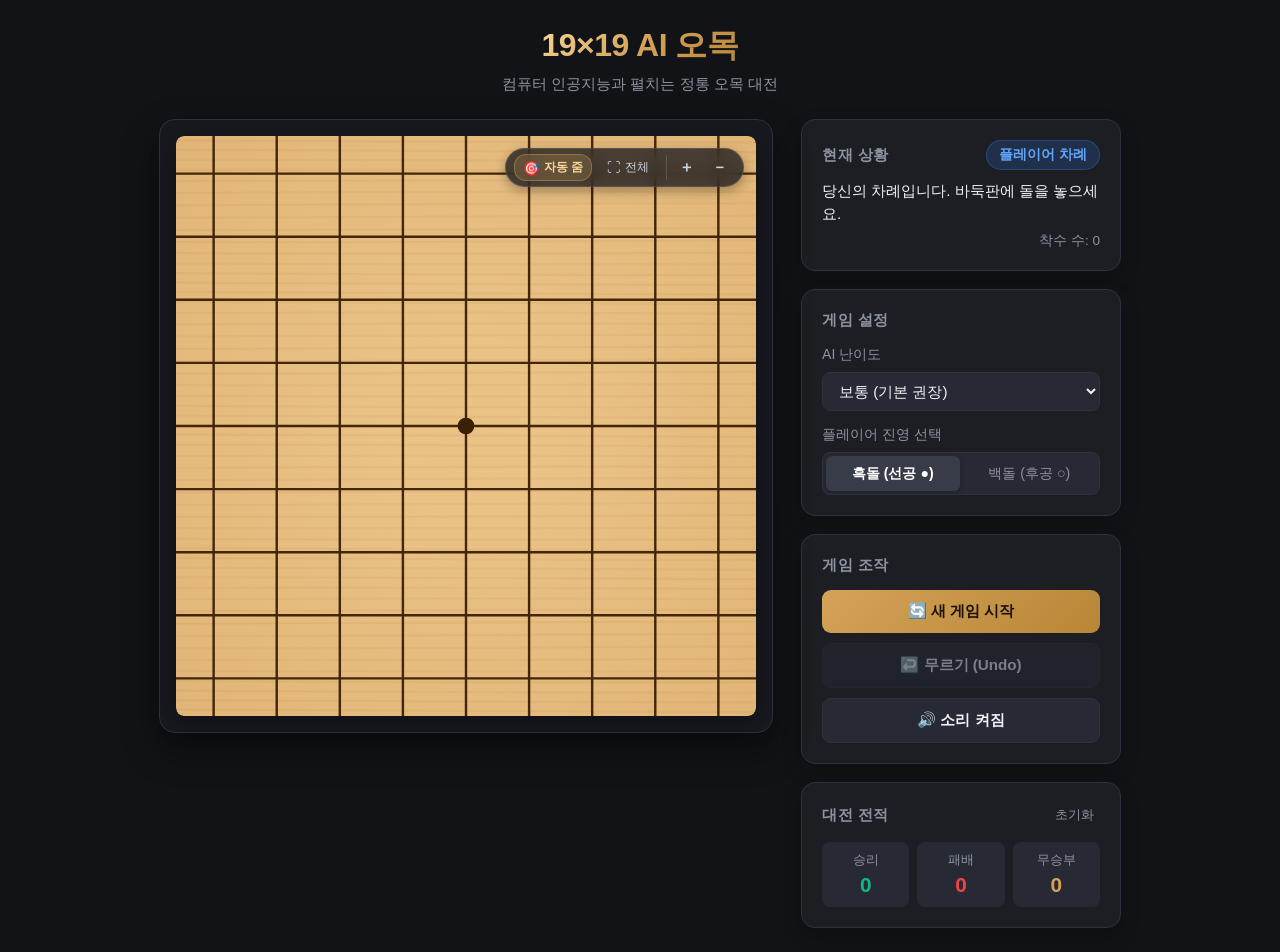
<file: omok/index.html>
<!DOCTYPE html>
<html lang="ko">
<head>
  <meta charset="UTF-8">
  <meta name="viewport" content="width=device-width, initial-scale=1.0">
  <title>19×19 AI 오목 (Omok)</title>
  <link rel="stylesheet" href="style.css">
</head>
<body>
  <header>
    <h1>19×19 AI 오목</h1>
    <p>컴퓨터 인공지능과 펼치는 정통 오목 대전</p>
  </header>

  <main class="main-container">
    <!-- 바둑판 및 알림 영역 -->
    <div class="board-wrapper">
      <div class="canvas-container">
        <canvas id="omok-canvas" width="580" height="580"></canvas>
        <!-- 뷰포트 플로팅 컨트롤 (자동 줌 / 전체 보기 / 확대 / 축소) -->
        <div class="board-overlay-controls">
          <button id="btn-auto-zoom" class="overlay-btn active" title="자동 줌 토글">
            <span class="icon">🎯</span>
            <span class="btn-text">자동 줌</span>
          </button>
          <button id="btn-reset-view" class="overlay-btn" title="바둑판 전체 보기">
            <span class="icon">⛶</span>
            <span class="btn-text">전체</span>
          </button>
          <div class="zoom-btn-group">
            <button id="btn-zoom-in" class="overlay-btn mini" title="확대">＋</button>
            <button id="btn-zoom-out" class="overlay-btn mini" title="축소">－</button>
          </div>
        </div>
      </div>
      <div id="result-banner" class="result-banner"></div>
    </div>

    <!-- 사이드 제어 패널 -->
    <aside class="side-panel">
      <!-- 상태 카드 -->
      <div class="card">
        <div class="turn-indicator">
          <span class="card-title" style="margin-bottom: 0;">현재 상황</span>
          <span id="current-turn-badge" class="badge badge-player">플레이어 차례</span>
        </div>
        <p id="game-status-text" class="status-message">당신의 차례입니다. 바둑판에 돌을 놓으세요.</p>
        <p id="move-count" class="move-count-text">착수 수: 0</p>
      </div>

      <!-- 게임 설정 카드 -->
      <div class="card">
        <div class="card-title">게임 설정</div>
        
        <div class="control-group">
          <label for="select-difficulty">AI 난이도</label>
          <select id="select-difficulty">
            <option value="easy">쉬움 (초심자용)</option>
            <option value="normal" selected>보통 (기본 권장)</option>
            <option value="hard">어려움 (빈틈없는 수비/공격)</option>
          </select>
        </div>

        <div class="control-group">
          <label>플레이어 진영 선택</label>
          <div class="radio-segments">
            <label>
              <input type="radio" name="player-color" value="1" checked>
              <span>흑돌 (선공 ●)</span>
            </label>
            <label>
              <input type="radio" name="player-color" value="2">
              <span>백돌 (후공 ○)</span>
            </label>
          </div>
        </div>
      </div>

      <!-- 게임 조작 버튼 카드 -->
      <div class="card">
        <div class="card-title">게임 조작</div>
        <div class="action-buttons">
          <button id="btn-restart" class="btn btn-primary">
            <span>🔄 새 게임 시작</span>
          </button>
          <button id="btn-undo" class="btn btn-secondary" disabled>
            <span>↩️ 무르기 (Undo)</span>
          </button>
          <button id="btn-sound-toggle" class="btn btn-secondary">
            <span>🔊 소리 켜짐</span>
          </button>
        </div>
      </div>

      <!-- 전적 카드 -->
      <div class="card">
        <div class="card-title">
          <span>대전 전적</span>
          <button id="btn-reset-stats" class="stat-reset-btn" title="전적 초기화">초기화</button>
        </div>
        <div class="stats-grid">
          <div class="stat-item">
            <div class="stat-label">승리</div>
            <div id="stat-win" class="stat-value win">0</div>
          </div>
          <div class="stat-item">
            <div class="stat-label">패배</div>
            <div id="stat-loss" class="stat-value loss">0</div>
          </div>
          <div class="stat-item">
            <div class="stat-label">무승부</div>
            <div id="stat-draw" class="stat-value draw">0</div>
          </div>
        </div>
      </div>
    </aside>
  </main>

  <!-- 게임 스크립트 로드 (로컬 file:// 및 웹 서버 모두 지원) -->
  <script src="js/board.js"></script>
  <script src="js/ai.js"></script>
  <script src="js/game.js"></script>
</body>
</html>
</file>
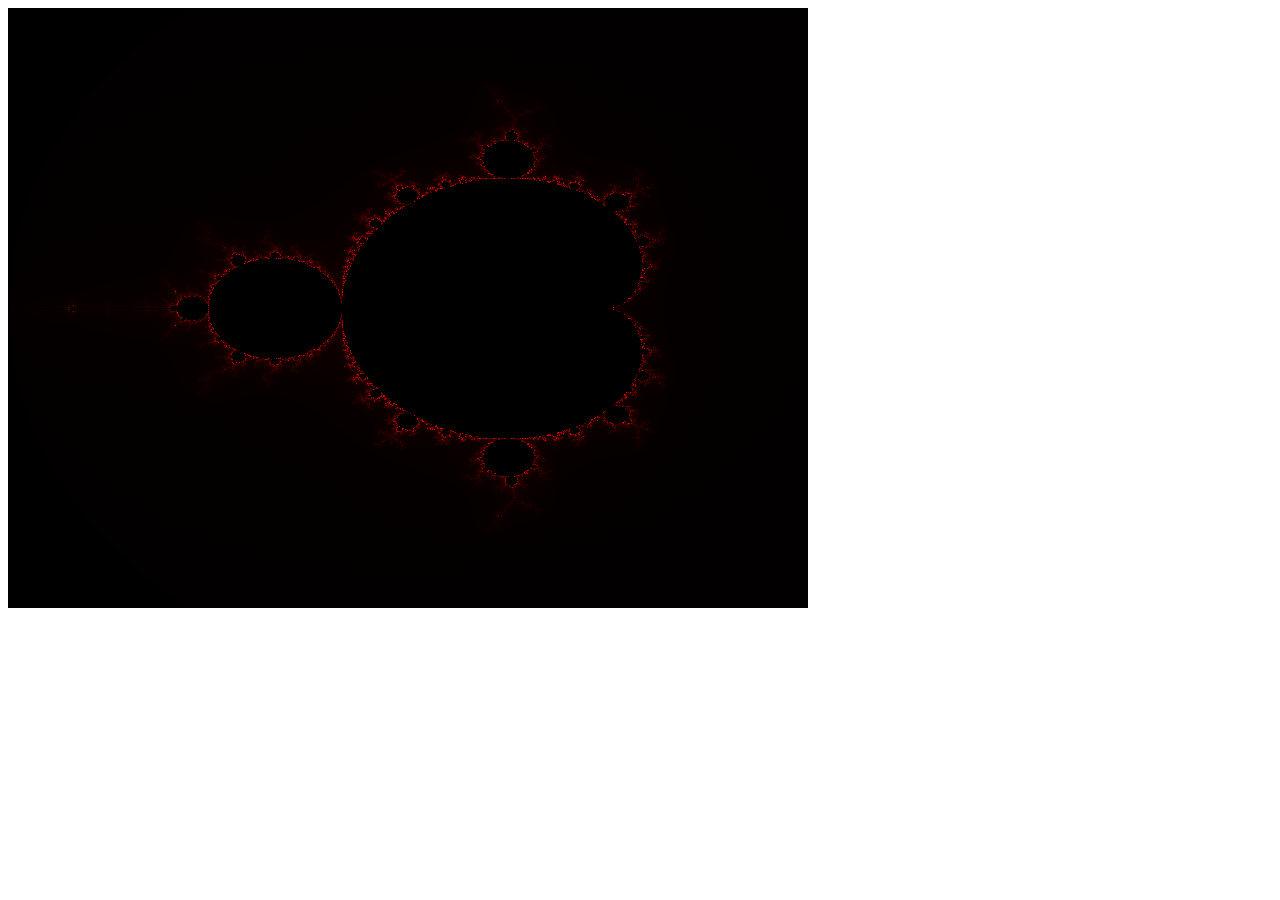
<file: mandel.html>
<!DOCTYPE html>
<html>
<head>
    <title>Mandelbrot Set</title>
</head>
<body>
    <canvas id="mandelbrotCanvas" width="800" height="600"></canvas>
    <script>
        const canvas = document.getElementById("mandelbrotCanvas");
        const context = canvas.getContext("2d");

        const WIDTH = canvas.width;
        const HEIGHT = canvas.height;
        const MIN_REAL = -2.0;
        const MAX_REAL = 1.0;
        const MIN_IMAG = -1.5;
        const MAX_IMAG = 1.5;
        const MAX_ITERATIONS = 1000;

        function drawMandelbrot() {
            for (let y = 0; y < HEIGHT; y++) {
                for (let x = 0; x < WIDTH; x++) {
                    const real = MIN_REAL + (MAX_REAL - MIN_REAL) * x / WIDTH;
                    const imag = MIN_IMAG + (MAX_IMAG - MIN_IMAG) * y / HEIGHT;

                    let zReal = 0.0, zImag = 0.0;
                    let iterations = 0;
                    while (zReal * zReal + zImag * zImag < 4.0 && iterations < MAX_ITERATIONS) {
                        const tempReal = zReal * zReal - zImag * zImag + real;
                        zImag = 2 * zReal * zImag + imag;
                        zReal = tempReal;
                        iterations++;
                    }

                    const color = iterations === MAX_ITERATIONS ? "black" : `rgb(${iterations % 256}, 0, 0)`;
                    context.fillStyle = color;
                    context.fillRect(x, y, 1, 1);
                }
            }
        }

        drawMandelbrot();
    </script>
</body>
</html>
</file>
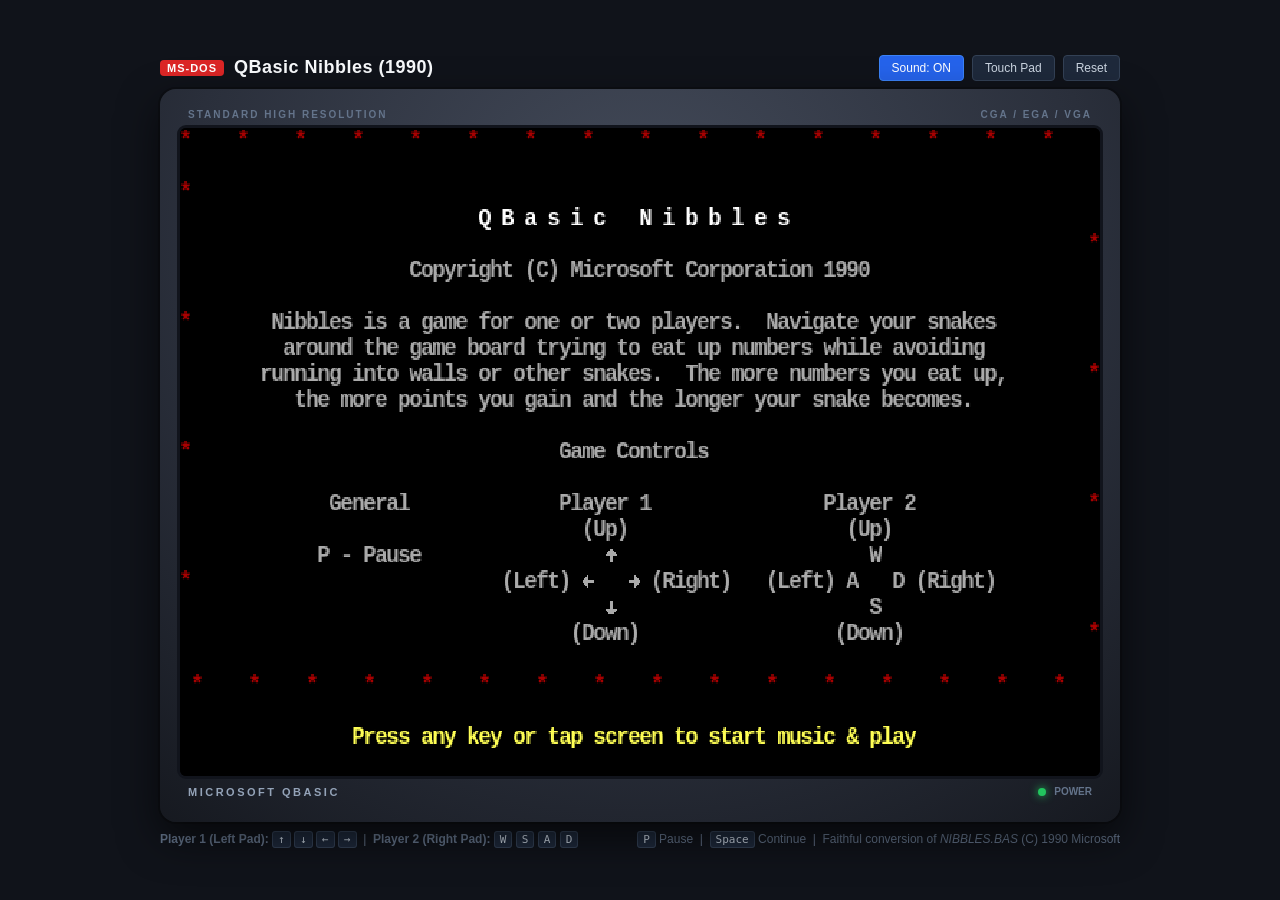
<file: nibbles.html>
<!DOCTYPE html>
<html lang="en">
<head>
  <meta charset="UTF-8">
  <meta name="viewport" content="width=device-width, initial-scale=1.0, user-scalable=no">
  <title>QBasic Nibbles (1990) - HTML & JavaScript</title>
  <style>
    :root {
      --bg-color: #10131a;
      --bezel-color: #2a2f3b;
      --bezel-dark: #161920;
      --bezel-light: #444b5a;
      --bezel-border: #0d0f14;
    }

    * {
      box-sizing: border-box;
      margin: 0;
      padding: 0;
      user-select: none;
      -webkit-user-select: none;
    }

    body {
      background-color: var(--bg-color);
      color: #e2e8f0;
      font-family: 'Segoe UI', Tahoma, Geneva, Verdana, sans-serif;
      min-height: 100vh;
      display: flex;
      flex-direction: column;
      align-items: center;
      justify-content: center;
      padding: 8px;
      overflow-x: hidden;
    }

    /* Top Control Bar */
    .top-bar {
      display: flex;
      flex-wrap: wrap;
      align-items: center;
      justify-content: space-between;
      width: 100%;
      max-width: 960px;
      margin-bottom: 8px;
      gap: 10px;
    }

    .title-area {
      display: flex;
      align-items: center;
      gap: 10px;
    }

    .badge {
      background: #dc2626;
      color: #fff;
      font-size: 11px;
      font-weight: 700;
      padding: 2px 7px;
      border-radius: 4px;
      letter-spacing: 1px;
    }

    .main-title {
      font-size: 18px;
      font-weight: 700;
      letter-spacing: 0.5px;
      color: #f8fafc;
    }

    .btn-group {
      display: flex;
      align-items: center;
      gap: 8px;
      flex-wrap: wrap;
    }

    .retro-btn {
      background: #1e293b;
      color: #cbd5e1;
      border: 1px solid #334155;
      padding: 5px 12px;
      border-radius: 4px;
      font-size: 12px;
      cursor: pointer;
      display: inline-flex;
      align-items: center;
      gap: 5px;
      transition: all 0.15s ease;
      font-family: inherit;
    }

    .retro-btn:hover {
      background: #334155;
      color: #fff;
      border-color: #475569;
    }

    .retro-btn.active {
      background: #2563eb;
      color: #fff;
      border-color: #3b82f6;
    }

    /* Monitor Frame */
    .monitor-frame {
      position: relative;
      background: radial-gradient(circle at 50% 20%, var(--bezel-light) 0%, var(--bezel-color) 60%, var(--bezel-dark) 100%);
      padding: 20px 20px 24px 20px;
      border-radius: 16px;
      box-shadow: 0 16px 40px rgba(0, 0, 0, 0.6), 0 0 0 2px var(--bezel-border);
      max-width: 960px;
      width: 100%;
      display: flex;
      flex-direction: column;
      align-items: center;
    }

    .monitor-bezel-top {
      width: 100%;
      display: flex;
      justify-content: space-between;
      align-items: center;
      padding: 0 8px 8px 8px;
      font-size: 10px;
      letter-spacing: 2px;
      color: #64748b;
      font-weight: 700;
    }

    .screen-container {
      position: relative;
      width: 100%;
      aspect-ratio: 4 / 3;
      max-height: 72vh;
      background: #000;
      border-radius: 6px;
      overflow: hidden;
      box-shadow: 0 0 0 3px #11141c;
    }

    canvas#nibblesScreen {
      width: 100%;
      height: 100%;
      display: block;
      image-rendering: -moz-crisp-edges;
      image-rendering: -webkit-crisp-edges;
      image-rendering: pixelated;
      image-rendering: crisp-edges;
      cursor: pointer;
    }

    .monitor-bezel-bottom {
      width: 100%;
      display: flex;
      justify-content: space-between;
      align-items: center;
      padding: 10px 8px 0 8px;
    }

    .brand-logo {
      font-size: 11px;
      font-weight: 800;
      color: #94a3b8;
      letter-spacing: 2.5px;
      text-transform: uppercase;
    }

    .power-area {
      display: flex;
      align-items: center;
      gap: 8px;
      font-size: 10px;
      color: #64748b;
      font-weight: 700;
    }

    .power-led {
      width: 8px;
      height: 8px;
      border-radius: 50%;
      background: #22c55e;
      box-shadow: 0 0 8px #22c55e;
    }

    /* Mobile / On-screen Controllers */
    .touch-controls {
      display: none;
      width: 100%;
      max-width: 960px;
      margin-top: 12px;
      background: #181d28;
      border: 1px solid #283143;
      border-radius: 12px;
      padding: 12px;
      box-shadow: 0 4px 15px rgba(0, 0, 0, 0.4);
    }

    .touch-controls.visible {
      display: block;
    }

    .touch-grid {
      display: grid;
      grid-template-columns: 1fr auto 1fr;
      gap: 12px;
      align-items: center;
    }

    .dpad-panel {
      display: flex;
      flex-direction: column;
      align-items: center;
    }

    .dpad-label {
      font-size: 11px;
      font-weight: 700;
      margin-bottom: 6px;
      color: #94a3b8;
      text-transform: uppercase;
      letter-spacing: 0.5px;
    }

    .dpad-p1 .dpad-label { color: #facc15; }
    .dpad-p2 .dpad-label { color: #f472b6; }

    .dpad {
      display: grid;
      grid-template-columns: repeat(3, 44px);
      grid-template-rows: repeat(3, 44px);
      gap: 4px;
    }

    .dpad-btn {
      background: #263042;
      border: 1px solid #3b4861;
      border-radius: 8px;
      color: #fff;
      font-size: 16px;
      font-weight: bold;
      display: flex;
      align-items: center;
      justify-content: center;
      cursor: pointer;
      touch-action: manipulation;
      transition: background 0.1s, transform 0.05s;
    }

    .dpad-btn:active {
      background: #3b82f6;
      transform: scale(0.95);
    }

    .center-actions {
      display: flex;
      flex-direction: column;
      gap: 8px;
      align-items: center;
    }

    .action-btn {
      background: #334155;
      color: #fff;
      border: 1px solid #475569;
      border-radius: 6px;
      padding: 8px 14px;
      font-size: 12px;
      font-weight: 700;
      cursor: pointer;
      width: 100%;
      min-width: 120px;
      text-align: center;
      touch-action: manipulation;
      transition: background 0.1s;
    }

    .action-btn:active {
      background: #2563eb;
    }

    .yn-group {
      display: flex;
      gap: 8px;
      width: 100%;
    }

    .yn-group .action-btn {
      min-width: 0;
      flex: 1;
      padding: 8px 10px;
    }

    /* Help & Footer notes */
    .info-footer {
      max-width: 960px;
      width: 100%;
      margin-top: 10px;
      display: flex;
      justify-content: space-between;
      flex-wrap: wrap;
      gap: 10px;
      font-size: 12px;
      color: #64748b;
    }

    .key-badge {
      background: #1e293b;
      color: #cbd5e1;
      border: 1px solid #334155;
      border-radius: 3px;
      padding: 1px 5px;
      font-family: monospace;
      font-size: 11px;
    }

    @media (max-width: 768px) {
      body {
        padding: 4px;
      }
      .monitor-frame {
        padding: 10px 10px 14px 10px;
        border-radius: 12px;
      }
      .top-bar {
        font-size: 12px;
      }
      .dpad {
        grid-template-columns: repeat(3, 38px);
        grid-template-rows: repeat(3, 38px);
      }
    }
  </style>
</head>
<body>

  <!-- Top bar options -->
  <div class="top-bar">
    <div class="title-area">
      <span class="badge">MS-DOS</span>
      <span class="main-title">QBasic Nibbles (1990)</span>
    </div>
    <div class="btn-group">
      <button id="btnSound" class="retro-btn active" title="Toggle Sound">Sound: ON</button>
      <button id="btnTouch" class="retro-btn" title="Toggle On-screen D-Pad">Touch Pad</button>
      <button id="btnReset" class="retro-btn" title="Restart Game">Reset</button>
    </div>
  </div>

  <!-- Monitor Frame -->
  <div class="monitor-frame">
    <div class="monitor-bezel-top">
      <span>STANDARD HIGH RESOLUTION</span>
      <span>CGA / EGA / VGA</span>
    </div>

    <div class="screen-container" id="screenWrapper">
      <canvas id="nibblesScreen" width="640" height="400"></canvas>
    </div>

    <div class="monitor-bezel-bottom">
      <div class="brand-logo">MICROSOFT QBASIC</div>
      <div class="power-area">
        <div class="power-led"></div>
        <span>POWER</span>
      </div>
    </div>
  </div>

  <!-- Touch / Mobile Controls -->
  <div class="touch-controls" id="touchControls">
    <div class="touch-grid">
      <!-- Player 1 (Sammy) Arrow Keys -->
      <div class="dpad-panel dpad-p1">
        <div class="dpad-label">Player 1 (Sammy)</div>
        <div class="dpad">
          <div></div>
          <button class="dpad-btn" data-key="ArrowUp">&#8593;</button>
          <div></div>
          <button class="dpad-btn" data-key="ArrowLeft">&#8592;</button>
          <div></div>
          <button class="dpad-btn" data-key="ArrowRight">&#8594;</button>
          <div></div>
          <button class="dpad-btn" data-key="ArrowDown">&#8595;</button>
          <div></div>
        </div>
      </div>

      <!-- Action Buttons -->
      <div class="center-actions">
        <button class="action-btn" data-key=" ">SPACE / START</button>
        <button class="action-btn" data-key="p">PAUSE (P)</button>
        <div class="yn-group">
          <button class="action-btn" data-key="y">YES (Y)</button>
          <button class="action-btn" data-key="n">NO (N)</button>
        </div>
        <!-- Input & Confirmation Row with Backspace -->
        <div class="yn-group">
          <button class="action-btn" data-key="1">1</button>
          <button class="action-btn" data-key="2">2</button>
          <button class="action-btn" data-key="Backspace" title="Backspace">&#9003; BKSP</button>
          <button class="action-btn" data-key="Enter">ENTER</button>
        </div>
      </div>

      <!-- Player 2 (Jake) WASD -->
      <div class="dpad-panel dpad-p2">
        <div class="dpad-label">Player 2 (Jake)</div>
        <div class="dpad">
          <div></div>
          <button class="dpad-btn" data-key="w">W</button>
          <div></div>
          <button class="dpad-btn" data-key="a">A</button>
          <div></div>
          <button class="dpad-btn" data-key="d">D</button>
          <div></div>
          <button class="dpad-btn" data-key="s">S</button>
          <div></div>
        </div>
      </div>
    </div>
  </div>

  <!-- Instruction footer -->
  <div class="info-footer">
    <div>
      <strong>Player 1 (Left Pad):</strong> <span class="key-badge">&#8593;</span> <span class="key-badge">&#8595;</span> <span class="key-badge">&#8592;</span> <span class="key-badge">&#8594;</span> &nbsp;|&nbsp;
      <strong>Player 2 (Right Pad):</strong> <span class="key-badge">W</span> <span class="key-badge">S</span> <span class="key-badge">A</span> <span class="key-badge">D</span>
    </div>
    <div>
      <span class="key-badge">P</span> Pause &nbsp;|&nbsp;
      <span class="key-badge">Space</span> Continue &nbsp;|&nbsp;
      Faithful conversion of <em>NIBBLES.BAS</em> (C) 1990 Microsoft
    </div>
  </div>

  <script>
  (function() {
    'use strict';

    // 1. IBM PC 16-COLOR CGA/EGA/VGA PALETTE
    var PALETTE = [
      '#000000', // 0: Black
      '#0000aa', // 1: Blue
      '#00aa00', // 2: Green
      '#00aaaa', // 3: Cyan
      '#aa0000', // 4: Red
      '#aa00aa', // 5: Magenta
      '#aa5500', // 6: Brown
      '#aaaaaa', // 7: Light Gray
      '#555555', // 8: Dark Gray
      '#5555ff', // 9: Bright Blue
      '#55ff55', // 10: Bright Green
      '#55ffff', // 11: Bright Cyan
      '#ff5555', // 12: Bright Red
      '#ff55ff', // 13: Bright Magenta
      '#ffff55', // 14: Yellow
      '#ffffff'  // 15: Bright White
    ];

    // Color indices from NIBBLES.BAS
    var colorTable = [0, 14, 13, 12, 1, 15, 4];

    function setColorTable(isMono) {
      if (isMono) {
        colorTable = [0, 15, 7, 7, 0, 15, 0];
      } else {
        colorTable = [0, 14, 13, 12, 1, 15, 4];
      }
    }

    // 2. WEB AUDIO API - QBASIC "PLAY" SYNTH
    function PCSpeaker() {
      this.ctx = null;
      this.enabled = true;
    }

    PCSpeaker.prototype.init = function() {
      if (!this.ctx) {
        var AudioContextClass = window.AudioContext || window.webkitAudioContext;
        if (AudioContextClass) {
          this.ctx = new AudioContextClass();
        }
      }
    };

    PCSpeaker.prototype.isReady = function() {
      return this.ctx && this.ctx.state === 'running';
    };

    PCSpeaker.prototype.unlock = function(callback) {
      this.init();
      if (!this.ctx) {
        if (callback) callback();
        return;
      }
      if (this.ctx.state === 'suspended') {
        this.ctx.resume().then(function() {
          if (callback) callback();
        }).catch(function() {
          if (callback) callback();
        });
      } else {
        if (callback) callback();
      }
    };

    PCSpeaker.prototype.play = function(cmdStr) {
      if (!this.enabled) return;
      this.init();
      if (!this.ctx) return;

      if (this.ctx.state === 'suspended') {
        var self = this;
        this.ctx.resume().then(function() {
          self.play(cmdStr);
        });
        return;
      }

      var tempo = 160;
      var octave = 4;
      var defaultLength = 4;
      var notes = [];
      var str = cmdStr.toUpperCase();
      var i = 0;

      while (i < str.length) {
        var ch = str.charAt(i);
        if (ch === ' ' || ch === '\t') {
          i++;
          continue;
        }
        if (ch === 'M') {
          i++;
          if (i < str.length && ['B', 'F', 'N', 'L', 'S'].indexOf(str.charAt(i)) !== -1) i++;
          continue;
        }
        if (ch === 'T') {
          i++;
          var nStr = '';
          while (i < str.length && str.charAt(i) >= '0' && str.charAt(i) <= '9') nStr += str.charAt(i++);
          if (nStr) tempo = parseInt(nStr, 10);
          continue;
        }
        if (ch === 'O') {
          i++;
          var nStrO = '';
          while (i < str.length && str.charAt(i) >= '0' && str.charAt(i) <= '9') nStrO += str.charAt(i++);
          if (nStrO) octave = parseInt(nStrO, 10);
          continue;
        }
        if (ch === '>') {
          if (octave < 6) octave++;
          i++;
          continue;
        }
        if (ch === '<') {
          if (octave > 0) octave--;
          i++;
          continue;
        }
        if (ch === 'L') {
          i++;
          var nStrL = '';
          while (i < str.length && str.charAt(i) >= '0' && str.charAt(i) <= '9') nStrL += str.charAt(i++);
          if (nStrL) defaultLength = parseInt(nStrL, 10);
          continue;
        }
        if (ch === 'P') {
          i++;
          var nStrP = '';
          while (i < str.length && str.charAt(i) >= '0' && str.charAt(i) <= '9') nStrP += str.charAt(i++);
          var lenP = nStrP ? parseInt(nStrP, 10) : defaultLength;
          notes.push({ freq: 0, dur: (240 / tempo) / lenP });
          continue;
        }
        if (ch >= 'A' && ch <= 'G') {
          var noteName = ch;
          i++;
          if (i < str.length && (str.charAt(i) === '#' || str.charAt(i) === '+' || str.charAt(i) === '-')) {
            noteName += str.charAt(i++);
          }
          var lenStr = '';
          while (i < str.length && str.charAt(i) >= '0' && str.charAt(i) <= '9') lenStr += str.charAt(i++);
          var noteLen = lenStr ? parseInt(lenStr, 10) : defaultLength;
          var dots = 0;
          while (i < str.length && str.charAt(i) === '.') {
            dots++;
            i++;
          }
          var dur = (240 / tempo) / noteLen;
          if (dots === 1) dur *= 1.5;
          else if (dots === 2) dur *= 1.75;

          var semitones = { 'C': 0, 'D': 2, 'E': 4, 'F': 5, 'G': 7, 'A': 9, 'B': 11 };
          var semi = semitones[noteName.charAt(0)];
          if (noteName.length > 1) {
            if (noteName.charAt(1) === '#' || noteName.charAt(1) === '+') semi++;
            else if (noteName.charAt(1) === '-') semi--;
          }
          var midi = (octave * 12) + semi + 24;
          var freq = 440 * Math.pow(2, (midi - 69) / 12);
          notes.push({ freq: freq, dur: dur });
          continue;
        }
        i++;
      }

      var now = this.ctx.currentTime + 0.005;
      for (var j = 0; j < notes.length; j++) {
        var n = notes[j];
        if (n.freq > 0) {
          var osc = this.ctx.createOscillator();
          var gain = this.ctx.createGain();
          osc.type = 'square';
          osc.frequency.setValueAtTime(n.freq, now);

          var playDur = n.dur * 0.85;
          gain.gain.setValueAtTime(0.12, now);
          gain.gain.setValueAtTime(0.12, now + playDur);
          gain.gain.linearRampToValueAtTime(0.0001, now + playDur + 0.004);

          osc.connect(gain);
          gain.connect(this.ctx.destination);

          osc.start(now);
          osc.stop(now + playDur + 0.008);
        }
        now += n.dur;
      }
    };

    var speaker = new PCSpeaker();

    // 3. VIRTUAL SCREEN BUFFER (80x25 text / 80x50 arena)
    var canvas = document.getElementById('nibblesScreen');
    var ctx = canvas.getContext('2d', { alpha: false });

    var COLS = 80;
    var ROWS = 25;
    var CELL_W = 8;
    var CELL_H = 16;

    var textScreen = [];
    for (var r = 1; r <= ROWS; r++) {
      textScreen[r] = [];
      for (var c = 1; c <= COLS; c++) {
        textScreen[r][c] = { type: 'text', ch: ' ', fg: 7, bg: 0, top: 0, bottom: 0 };
      }
    }

    var arena = [];
    for (var ar = 1; ar <= 50; ar++) {
      arena[ar] = [];
      for (var ac = 1; ac <= 80; ac++) {
        arena[ar][ac] = {
          realRow: Math.floor((ar + 1) / 2),
          acolor: 1,
          sister: (ar % 2) * 2 - 1
        };
      }
    }

    function cls(bgColor) {
      if (typeof bgColor === 'undefined') bgColor = 0;
      for (var r = 1; r <= ROWS; r++) {
        for (var c = 1; c <= COLS; c++) {
          textScreen[r][c].type = 'text';
          textScreen[r][c].ch = ' ';
          textScreen[r][c].fg = 7;
          textScreen[r][c].bg = bgColor;
        }
      }
      renderScreen();
    }

    function clearLine(row, bg) {
      if (typeof bg === 'undefined') bg = 0;
      if (row < 1 || row > ROWS) return;
      for (var c = 1; c <= COLS; c++) {
        textScreen[row][c].type = 'text';
        textScreen[row][c].ch = ' ';
        textScreen[row][c].fg = 7;
        textScreen[row][c].bg = bg;
      }
    }

    function locatePrint(row, col, text, fg, bg) {
      if (typeof fg === 'undefined') fg = 7;
      if (typeof bg === 'undefined') bg = 0;
      if (row < 1 || row > ROWS) return;
      var c = col;
      for (var i = 0; i < text.length && c <= COLS; i++, c++) {
        if (c >= 1) {
          textScreen[row][c].type = 'text';
          textScreen[row][c].ch = text.charAt(i);
          textScreen[row][c].fg = fg;
          textScreen[row][c].bg = bg;
        }
      }
    }

    function centerPrint(row, text, fg, bg) {
      if (typeof fg === 'undefined') fg = 7;
      if (typeof bg === 'undefined') bg = 0;
      var col = Math.floor(41 - text.length / 2);
      locatePrint(row, col, text, fg, bg);
    }

    function setPixel(row, col, acolor) {
      if (row === 0 || row < 1 || row > 50 || col < 1 || col > 80) return;
      arena[row][col].acolor = acolor;
      var realRow = arena[row][col].realRow;
      var isTop = (row % 2) === 1;
      var sisterRow = row + arena[row][col].sister;
      var sisterColor = arena[sisterRow][col].acolor;

      if (acolor === sisterColor) {
        textScreen[realRow][col].type = 'text';
        textScreen[realRow][col].ch = '\u2588';
        textScreen[realRow][col].fg = acolor;
        textScreen[realRow][col].bg = acolor;
      } else {
        textScreen[realRow][col].type = 'split';
        if (isTop) {
          textScreen[realRow][col].top = acolor;
          textScreen[realRow][col].bottom = sisterColor;
        } else {
          textScreen[realRow][col].top = sisterColor;
          textScreen[realRow][col].bottom = acolor;
        }
      }
    }

    function pointIsThere(row, col, backColor) {
      if (row === 0 || row < 1 || row > 50 || col < 1 || col > 80) return false;
      return arena[row][col].acolor !== backColor;
    }

    function drawArrow(cx, cy, dir, color) {
      ctx.fillStyle = color;
      if (dir === 'UP') {
        ctx.fillRect(cx - 1, cy - 4, 2, 8);
        ctx.fillRect(cx - 2, cy - 3, 4, 1);
        ctx.fillRect(cx - 3, cy - 2, 6, 1);
        ctx.fillRect(cx - 4, cy - 1, 8, 1);
      } else if (dir === 'DOWN') {
        ctx.fillRect(cx - 1, cy - 4, 2, 8);
        ctx.fillRect(cx - 4, cy + 1, 8, 1);
        ctx.fillRect(cx - 3, cy + 2, 6, 1);
        ctx.fillRect(cx - 2, cy + 3, 4, 1);
      } else if (dir === 'LEFT') {
        ctx.fillRect(cx - 4, cy - 1, 8, 2);
        ctx.fillRect(cx - 3, cy - 2, 1, 4);
        ctx.fillRect(cx - 2, cy - 3, 1, 6);
        ctx.fillRect(cx - 1, cy - 4, 1, 8);
      } else if (dir === 'RIGHT') {
        ctx.fillRect(cx - 4, cy - 1, 8, 2);
        ctx.fillRect(cx + 2, cy - 2, 1, 4);
        ctx.fillRect(cx + 1, cy - 3, 1, 6);
        ctx.fillRect(cx, cy - 4, 1, 8);
      }
    }

    function renderScreen() {
      ctx.font = 'bold 15px Consolas, "Courier New", monospace';
      ctx.textAlign = 'center';
      ctx.textBaseline = 'middle';

      for (var r = 1; r <= ROWS; r++) {
        var y = (r - 1) * CELL_H;
        for (var c = 1; c <= COLS; c++) {
          var x = (c - 1) * CELL_W;
          var cell = textScreen[r][c];

          if (cell.type === 'split') {
            ctx.fillStyle = PALETTE[cell.top];
            ctx.fillRect(x, y, CELL_W, 8);
            ctx.fillStyle = PALETTE[cell.bottom];
            ctx.fillRect(x, y + 8, CELL_W, 8);
          } else {
            ctx.fillStyle = PALETTE[cell.bg];
            ctx.fillRect(x, y, CELL_W, CELL_H);

            var ch = cell.ch;
            if (ch && ch !== ' ') {
              if (ch === '\u2588') {
                ctx.fillStyle = PALETTE[cell.fg];
                ctx.fillRect(x, y, CELL_W, CELL_H);
              } else if (ch === '\u2580') {
                ctx.fillStyle = PALETTE[cell.fg];
                ctx.fillRect(x, y, CELL_W, 8);
              } else if (ch === '\u2584') {
                ctx.fillStyle = PALETTE[cell.fg];
                ctx.fillRect(x, y + 8, CELL_W, 8);
              } else if (ch === '\u2191') {
                drawArrow(x + 4, y + 8, 'UP', PALETTE[cell.fg]);
              } else if (ch === '\u2193') {
                drawArrow(x + 4, y + 8, 'DOWN', PALETTE[cell.fg]);
              } else if (ch === '\u2190') {
                drawArrow(x + 4, y + 8, 'LEFT', PALETTE[cell.fg]);
              } else if (ch === '\u2192') {
                drawArrow(x + 4, y + 8, 'RIGHT', PALETTE[cell.fg]);
              } else {
                ctx.fillStyle = PALETTE[cell.fg];
                ctx.fillText(ch, x + 4, y + 8.5);
              }
            }
          }
        }
      }
    }

    // 4. GAME STATE & CONSTANTS
    var MAXSNAKELENGTH = 1000;
    var STARTOVER = 1;
    var SAMELEVEL = 2;
    var NEXTLEVEL = 3;

    var numPlayers = 1; // Default: 1 Player
    var skillLevel = 90;
    var baseDelay = 60;
    var curSpeedDelay = 60;
    var diffSpeed = 'Y';
    var isMonochrome = false;
    var curLevel = 1;

    var sammy = [
      null,
      { head: 1, length: 2, row: 25, col: 50, direction: 4, lives: 5, score: 0, scolor: 14, alive: true, nextDir: 4 },
      { head: 1, length: 2, row: 25, col: 30, direction: 3, lives: 5, score: 0, scolor: 13, alive: true, nextDir: 3 }
    ];

    var sammyBody = [];
    for (var bi = 0; bi < MAXSNAKELENGTH; bi++) {
      sammyBody[bi] = [null, { row: 0, col: 0 }, { row: 0, col: 0 }];
    }

    var currentNumber = 1;
    var numberRow = 0;
    var numberCol = 0;
    var noNum = true;

    var gameState = 'INTRO';
    var introMusicPlayed = false;
    var spacePauseCallback = null;
    var gameLoopTimeout = null;
    var sparkleInterval = null;
    var sparkleFrame = 1;

    // 5. PROCEDURES
    function initColors() {
      for (var r = 1; r <= 50; r++) {
        for (var c = 1; c <= 80; c++) {
          arena[r][c].acolor = colorTable[4];
        }
      }

      cls(colorTable[4]);

      for (var col = 1; col <= 80; col++) {
        setPixel(3, col, colorTable[3]);
        setPixel(50, col, colorTable[3]);
      }
      for (var row = 4; row <= 49; row++) {
        setPixel(row, 1, colorTable[3]);
        setPixel(row, 80, colorTable[3]);
      }
    }

    function setLevel(whatToDo) {
      if (whatToDo === STARTOVER) {
        curLevel = 1;
      } else if (whatToDo === NEXTLEVEL) {
        curLevel = curLevel + 1;
      }

      sammy[1].head = 1;
      sammy[1].length = 2;
      sammy[1].alive = true;
      sammy[2].head = 1;
      sammy[2].length = 2;
      sammy[2].alive = true;

      // Clean body tracker so no untracked starting pixel lingers
      for (var bi = 0; bi < MAXSNAKELENGTH; bi++) {
        sammyBody[bi][1] = { row: 0, col: 0 };
        sammyBody[bi][2] = { row: 0, col: 0 };
      }

      initColors();

      switch (curLevel) {
        case 1:
          sammy[1].row = 25; sammy[2].row = 25;
          sammy[1].col = 50; sammy[2].col = 30;
          sammy[1].direction = 4; sammy[2].direction = 3;
          break;

        case 2:
          for (var i2 = 20; i2 <= 60; i2++) setPixel(25, i2, colorTable[3]);
          sammy[1].row = 7; sammy[2].row = 43;
          sammy[1].col = 60; sammy[2].col = 20;
          sammy[1].direction = 3; sammy[2].direction = 4;
          break;

        case 3:
          for (var i3 = 10; i3 <= 40; i3++) {
            setPixel(i3, 20, colorTable[3]);
            setPixel(i3, 60, colorTable[3]);
          }
          sammy[1].row = 25; sammy[2].row = 25;
          sammy[1].col = 50; sammy[2].col = 30;
          sammy[1].direction = 1; sammy[2].direction = 2;
          break;

        case 4:
          for (var i4 = 4; i4 <= 30; i4++) {
            setPixel(i4, 20, colorTable[3]);
            setPixel(53 - i4, 60, colorTable[3]);
          }
          for (var j4 = 2; j4 <= 40; j4++) {
            setPixel(38, j4, colorTable[3]);
            setPixel(15, 81 - j4, colorTable[3]);
          }
          sammy[1].row = 7; sammy[2].row = 43;
          sammy[1].col = 60; sammy[2].col = 20;
          sammy[1].direction = 3; sammy[2].direction = 4;
          break;

        case 5:
          for (var i5 = 13; i5 <= 39; i5++) {
            setPixel(i5, 21, colorTable[3]);
            setPixel(i5, 59, colorTable[3]);
          }
          for (var j5 = 23; j5 <= 57; j5++) {
            setPixel(11, j5, colorTable[3]);
            setPixel(41, j5, colorTable[3]);
          }
          sammy[1].row = 25; sammy[2].row = 25;
          sammy[1].col = 50; sammy[2].col = 30;
          sammy[1].direction = 1; sammy[2].direction = 2;
          break;

        case 6:
          for (var i6 = 4; i6 <= 49; i6++) {
            if (i6 > 30 || i6 < 23) {
              setPixel(i6, 10, colorTable[3]);
              setPixel(i6, 20, colorTable[3]);
              setPixel(i6, 30, colorTable[3]);
              setPixel(i6, 40, colorTable[3]);
              setPixel(i6, 50, colorTable[3]);
              setPixel(i6, 60, colorTable[3]);
              setPixel(i6, 70, colorTable[3]);
            }
          }
          sammy[1].row = 7; sammy[2].row = 43;
          sammy[1].col = 65; sammy[2].col = 15;
          sammy[1].direction = 2; sammy[2].direction = 1;
          break;

        case 7:
          for (var i7 = 4; i7 <= 49; i7 += 2) {
            setPixel(i7, 40, colorTable[3]);
          }
          sammy[1].row = 7; sammy[2].row = 43;
          sammy[1].col = 65; sammy[2].col = 15;
          sammy[1].direction = 2; sammy[2].direction = 1;
          break;

        case 8:
          for (var i8 = 4; i8 <= 40; i8++) {
            setPixel(i8, 10, colorTable[3]);
            setPixel(53 - i8, 20, colorTable[3]);
            setPixel(i8, 30, colorTable[3]);
            setPixel(53 - i8, 40, colorTable[3]);
            setPixel(i8, 50, colorTable[3]);
            setPixel(53 - i8, 60, colorTable[3]);
            setPixel(i8, 70, colorTable[3]);
          }
          sammy[1].row = 7; sammy[2].row = 43;
          sammy[1].col = 65; sammy[2].col = 15;
          sammy[1].direction = 2; sammy[2].direction = 1;
          break;

        case 9:
          for (var i9 = 6; i9 <= 47; i9++) {
            setPixel(i9, i9, colorTable[3]);
            setPixel(i9, i9 + 28, colorTable[3]);
          }
          sammy[1].row = 40; sammy[2].row = 15;
          sammy[1].col = 75; sammy[2].col = 5;
          sammy[1].direction = 1; sammy[2].direction = 2;
          break;

        default:
          for (var i10 = 4; i10 <= 49; i10 += 2) {
            setPixel(i10, 10, colorTable[3]);
            setPixel(i10 + 1, 20, colorTable[3]);
            setPixel(i10, 30, colorTable[3]);
            setPixel(i10 + 1, 40, colorTable[3]);
            setPixel(i10, 50, colorTable[3]);
            setPixel(i10 + 1, 60, colorTable[3]);
            setPixel(i10, 70, colorTable[3]);
          }
          sammy[1].row = 7; sammy[2].row = 43;
          sammy[1].col = 65; sammy[2].col = 15;
          sammy[1].direction = 2; sammy[2].direction = 1;
          break;
      }

      sammy[1].nextDir = sammy[1].direction;
      sammy[2].nextDir = sammy[2].direction;

      renderScreen();
    }

    function formatScore(score) {
      if (score < 0) {
        return '-' + formatScore(-score).trim();
      }
      var str = score.toString();
      if (str.length === 1) str = '0' + str;
      if (score >= 1000) {
        var thousands = Math.floor(score / 1000);
        var remainder = score % 1000;
        var remStr = remainder.toString();
        while (remStr.length < 3) remStr = '0' + remStr;
        return thousands + ',' + remStr;
      }
      return str;
    }

    function printScore() {
      for (var c = 1; c <= COLS; c++) {
        textScreen[1][c].type = 'text';
        textScreen[1][c].ch = ' ';
        textScreen[1][c].fg = 15;
        textScreen[1][c].bg = colorTable[4];
      }

      if (numPlayers === 2) {
        var jakeScoreStr = formatScore(sammy[2].score);
        while (jakeScoreStr.length < 9) jakeScoreStr = ' ' + jakeScoreStr;
        var jakeText = jakeScoreStr + "  Lives: " + sammy[2].lives + "  <--JAKE";
        locatePrint(1, 1, jakeText, 15, colorTable[4]);
      }

      var sammyScoreStr = formatScore(sammy[1].score);
      while (sammyScoreStr.length < 9) sammyScoreStr = ' ' + sammyScoreStr;
      var sammyText = "SAMMY-->  Lives: " + sammy[1].lives + "     " + sammyScoreStr;
      locatePrint(1, 49, sammyText, 15, colorTable[4]);
      renderScreen();
    }

    function spacePause(text, callback) {
      gameState = 'SPACEPAUSE';
      spacePauseCallback = callback;

      var padText = (text + '                             ').substring(0, 29);
      var topBorder = '\u2588' + Array(32).join('\u2580') + '\u2588';
      var midLine   = '\u2588 ' + padText + ' \u2588';
      var botBorder = '\u2588' + Array(32).join('\u2584') + '\u2588';

      centerPrint(11, topBorder, colorTable[5], colorTable[6]);
      centerPrint(12, midLine,   colorTable[5], colorTable[6]);
      centerPrint(13, botBorder, colorTable[5], colorTable[6]);
      renderScreen();
    }

    function dismissSpacePause() {
      for (var i = 21; i <= 26; i++) {
        for (var j = 24; j <= 56; j++) {
          setPixel(i, j, arena[i][j].acolor);
        }
      }
      renderScreen();

      if (spacePauseCallback) {
        var cb = spacePauseCallback;
        spacePauseCallback = null;
        cb();
      }
    }

    function eraseSnake(playerNum, onFinished) {
      var pass = 0;
      function stepDissolve() {
        if (pass >= 10) {
          for (var i = 0; i < MAXSNAKELENGTH; i++) {
            sammyBody[i][playerNum] = { row: 0, col: 0 };
          }
          if (onFinished) onFinished();
          return;
        }
        for (var b = sammy[playerNum].length - pass; b >= 0; b -= 10) {
          var tail = (sammy[playerNum].head + MAXSNAKELENGTH - b) % MAXSNAKELENGTH;
          var pos = sammyBody[tail][playerNum];
          if (pos && pos.row !== 0) {
            setPixel(pos.row, pos.col, colorTable[4]);
          }
        }
        renderScreen();
        pass++;
        setTimeout(stepDissolve, 16);
      }
      stepDissolve();
    }

    // 6. SCREEN PROCEDURES
    function showIntro() {
      gameState = 'INTRO';
      introMusicPlayed = false;
      if (gameLoopTimeout) clearTimeout(gameLoopTimeout);
      if (sparkleInterval) clearInterval(sparkleInterval);

      cls(0);
      centerPrint(4, "Q B a s i c   N i b b l e s", 15, 0);
      centerPrint(6, "Copyright (C) Microsoft Corporation 1990", 7, 0);
      centerPrint(8, "Nibbles is a game for one or two players.  Navigate your snakes", 7, 0);
      centerPrint(9, "around the game board trying to eat up numbers while avoiding", 7, 0);
      centerPrint(10, "running into walls or other snakes.  The more numbers you eat up,", 7, 0);
      centerPrint(11, "the more points you gain and the longer your snake becomes.", 7, 0);
      centerPrint(13, " Game Controls ", 7, 0);
      centerPrint(15, "  General             Player 1               Player 2    ", 7, 0);
      centerPrint(16, "                        (Up)                   (Up)      ", 7, 0);
      centerPrint(17, "P - Pause                \u2191                      W       ", 7, 0);
      centerPrint(18, "                     (Left) \u2190   \u2192 (Right)   (Left) A   D (Right)  ", 7, 0);
      centerPrint(19, "                         \u2193                      S       ", 7, 0);
      centerPrint(20, "                       (Down)                 (Down)     ", 7, 0);

      // Check if AudioContext is already unlocked by browser
      if (speaker.isReady()) {
        introMusicPlayed = true;
        speaker.play("MBT160O1L8CDEDCDL4ECC");
        clearLine(24);
      } else {
        centerPrint(24, "Press any key or tap screen to start music & play", 14, 0);
        speaker.unlock(function() {
          if (speaker.isReady() && !introMusicPlayed && gameState === 'INTRO') {
            introMusicPlayed = true;
            speaker.play("MBT160O1L8CDEDCDL4ECC");
            clearLine(24);
            renderScreen();
          }
        });
      }

      sparkleFrame = 1;
      var sparklePattern = "*    *    *    *    *    *    *    *    *    *    *    *    *    *    *    *    *    ";
      sparkleInterval = setInterval(function() {
        sparkleFrame = (sparkleFrame % 5) + 1;
        var topSlice = sparklePattern.substring(sparkleFrame - 1, (sparkleFrame - 1) + 80);
        var botSlice = sparklePattern.substring(5 - sparkleFrame, (5 - sparkleFrame) + 80);

        locatePrint(1, 1, topSlice, 4, 0);
        locatePrint(22, 1, botSlice, 4, 0);

        for (var b = 2; b <= 21; b++) {
          var c = (sparkleFrame + b) % 5;
          var char = (c === 1) ? '*' : ' ';
          locatePrint(b, 80, char, 4, 0);
          locatePrint(23 - b, 1, char, 4, 0);
        }
        renderScreen();
      }, 120);
    }

    var inputStep = 1;
    var currentInputBuffer = '';

    function showGetInputs() {
      gameState = 'GETINPUTS';
      if (sparkleInterval) clearInterval(sparkleInterval);

      // Default: 1 Player, displayed and waiting for user input / Enter
      numPlayers = 1;
      inputStep = 1;
      currentInputBuffer = '1';
      cls(0);

      locatePrint(5, 20, "How many players (1 or 2)? ", 7, 0);
      locatePrint(8, 21, "Skill level (1 to 100)", 7, 0);
      locatePrint(9, 22, "1   = Novice", 7, 0);
      locatePrint(10, 22, "90  = Expert", 7, 0);
      locatePrint(11, 22, "100 = Twiddle Fingers", 7, 0);
      locatePrint(12, 15, "(Computer speed may affect your skill level)", 7, 0);
      locatePrint(15, 15, "Increase game speed during play (Y or N)? ", 7, 0);
      locatePrint(17, 17, "Monochrome or color monitor (M or C)? ", 7, 0);

      renderInputsCursor();
    }

    function renderInputsCursor() {
      // Clear input areas thoroughly with spaces
      locatePrint(5, 47, "          ", 7, 0);
      locatePrint(8, 44, "          ", 7, 0);
      locatePrint(15, 57, "          ", 7, 0);
      locatePrint(17, 55, "          ", 7, 0);

      if (inputStep > 1) locatePrint(5, 47, String(numPlayers), 15, 0);
      if (inputStep > 2) locatePrint(8, 44, String(skillLevel), 15, 0);
      if (inputStep > 3) locatePrint(15, 57, diffSpeed, 15, 0);

      if (inputStep === 1) {
        locatePrint(5, 47, currentInputBuffer + '_', 15, 0);
      } else if (inputStep === 2) {
        locatePrint(8, 44, currentInputBuffer + '_', 15, 0);
      } else if (inputStep === 3) {
        locatePrint(15, 57, currentInputBuffer + '_', 15, 0);
      } else if (inputStep === 4) {
        locatePrint(17, 55, currentInputBuffer + '_', 15, 0);
      }
      renderScreen();
    }

    function handleInputsKey(key) {
      if (key === 'Enter') {
        submitInput();
        return;
      }
      if (key === 'Backspace') {
        currentInputBuffer = currentInputBuffer.slice(0, -1);
        renderInputsCursor();
        return;
      }
      if (key.length === 1) {
        var k = key.toUpperCase();
        if (inputStep === 1) {
          // Update number of players and wait for user to confirm with Enter
          if (k === '1' || k === '2') {
            currentInputBuffer = k;
            renderInputsCursor();
          }
        } else if (inputStep === 2 && k >= '0' && k <= '9') {
          if (currentInputBuffer.length < 3) {
            currentInputBuffer += k;
            renderInputsCursor();
          }
        } else if (inputStep === 3 && (k === 'Y' || k === 'N')) {
          currentInputBuffer = k;
          renderInputsCursor();
        } else if (inputStep === 4 && (k === 'M' || k === 'C')) {
          currentInputBuffer = k;
          renderInputsCursor();
        }
      }
    }

    function submitInput() {
      if (inputStep === 1) {
        var val1 = parseInt(currentInputBuffer, 10);
        if (val1 === 1 || val1 === 2) {
          numPlayers = val1;
          inputStep = 2;
          currentInputBuffer = '90';
          renderInputsCursor();
        }
      } else if (inputStep === 2) {
        var val2 = parseInt(currentInputBuffer, 10);
        if (val2 >= 1 && val2 <= 100) {
          skillLevel = val2;
          baseDelay = Math.round(240 - (skillLevel - 1) * (202 / 99));
          curSpeedDelay = baseDelay;
          inputStep = 3;
          currentInputBuffer = 'Y';
          renderInputsCursor();
        }
      } else if (inputStep === 3) {
        var val3 = currentInputBuffer.toUpperCase();
        if (val3 === 'Y' || val3 === 'N') {
          diffSpeed = val3;
          inputStep = 4;
          currentInputBuffer = 'C';
          renderInputsCursor();
        }
      } else if (inputStep === 4) {
        var val4 = currentInputBuffer.toUpperCase();
        if (val4 === 'M' || val4 === 'C') {
          isMonochrome = (val4 === 'M');
          setColorTable(isMonochrome);
          startGamePlay();
        }
      }
    }

    function startGamePlay() {
      gameState = 'LEVELSTART';

      cls(colorTable[4]);
      centerPrint(1, "Nibbles!", colorTable[1], colorTable[4]);
      centerPrint(11, "Initializing Playing Field...", colorTable[1], colorTable[4]);
      renderScreen();

      sammy[1].lives = 5;
      sammy[1].score = 0;
      sammy[1].scolor = colorTable[1];
      sammy[2].lives = 5;
      sammy[2].score = 0;
      sammy[2].scolor = colorTable[2];

      curSpeedDelay = baseDelay;

      setTimeout(function() {
        setLevel(STARTOVER);
        if (numPlayers === 1) {
          sammy[2].row = 0;
        }
        startRound();
      }, 400);
    }

    function startRound() {
      if (numPlayers === 1) {
        sammy[2].row = 0;
      }
      currentNumber = 1;
      noNum = true;

      printScore();
      spacePause("     Level " + curLevel + ",  Push Space", function() {
        speaker.play("T160O1>L20CDEDCDL10ECC");
        gameState = 'PLAYING';
        runGameLoop();
      });
    }

    function spawnNumber() {
      var attempts = 0;
      var r, c, sisterR;
      do {
        r = Math.floor(Math.random() * 47) + 3;
        c = Math.floor(Math.random() * 78) + 2;
        sisterR = r + arena[r][c].sister;
        attempts++;
      } while ((pointIsThere(r, c, colorTable[4]) || pointIsThere(sisterR, c, colorTable[4])) && attempts < 2000);

      numberRow = arena[r][c].realRow;
      numberCol = c;
      noNum = false;

      locatePrint(numberRow, numberCol, String(currentNumber), colorTable[1], colorTable[4]);
      renderScreen();
    }

    function runGameLoop() {
      if (gameState !== 'PLAYING') return;

      if (noNum) {
        spawnNumber();
      }

      sammy[1].direction = sammy[1].nextDir;
      if (numPlayers === 2) {
        sammy[2].direction = sammy[2].nextDir;
      }

      for (var a = 1; a <= numPlayers; a++) {
        switch (sammy[a].direction) {
          case 1: sammy[a].row--; break;
          case 2: sammy[a].row++; break;
          case 3: sammy[a].col--; break;
          case 4: sammy[a].col++; break;
        }

        var realSnakeRow = Math.floor((sammy[a].row + 1) / 2);
        if (numberRow === realSnakeRow && numberCol === sammy[a].col) {
          speaker.play("MBO0L16>CCCE");

          if (sammy[a].length < MAXSNAKELENGTH - 30) {
            sammy[a].length += currentNumber * 4;
          }
          sammy[a].score += currentNumber;
          printScore();

          currentNumber++;
          if (currentNumber === 10) {
            gameState = 'LEVELSTART';
            locatePrint(numberRow, numberCol, " ", colorTable[1], colorTable[4]);

            eraseSnake(1, function() {
              eraseSnake(2, function() {
                setLevel(NEXTLEVEL);
                printScore();
                if (numPlayers === 1) sammy[2].row = 0;
                currentNumber = 1;
                noNum = true;
                if (diffSpeed === 'Y') {
                  baseDelay = Math.max(30, baseDelay - 8);
                  curSpeedDelay = baseDelay;
                }
                spacePause("     Level " + curLevel + ",  Push Space", function() {
                  speaker.play("T160O1>L20CDEDCDL10ECC");
                  gameState = 'PLAYING';
                  runGameLoop();
                });
              });
            });
            return;
          }
          noNum = true;
        }
      }

      var playerDied = false;
      for (var p = 1; p <= numPlayers; p++) {
        var hitWallOrBody = pointIsThere(sammy[p].row, sammy[p].col, colorTable[4]);
        var headOnHead = (numPlayers === 2 && sammy[1].row === sammy[2].row && sammy[1].col === sammy[2].col);

        if (hitWallOrBody || headOnHead) {
          speaker.play("MBO0L32EFGEFDC");
          locatePrint(numberRow, numberCol, " ", colorTable[1], colorTable[4]);
          playerDied = true;
          sammy[p].alive = false;
          sammy[p].lives--;
        } else {
          sammy[p].head = (sammy[p].head + 1) % MAXSNAKELENGTH;
          sammyBody[sammy[p].head][p].row = sammy[p].row;
          sammyBody[sammy[p].head][p].col = sammy[p].col;

          var tail = (sammy[p].head + MAXSNAKELENGTH - sammy[p].length) % MAXSNAKELENGTH;
          var tailPos = sammyBody[tail][p];
          if (tailPos && tailPos.row !== 0) {
            setPixel(tailPos.row, tailPos.col, colorTable[4]);
            tailPos.row = 0;
          }
          setPixel(sammy[p].row, sammy[p].col, sammy[p].scolor);
        }
      }

      renderScreen();

      if (playerDied) {
        handlePlayerDeath();
        return;
      }

      gameLoopTimeout = setTimeout(runGameLoop, curSpeedDelay);
    }

    function handlePlayerDeath() {
      curSpeedDelay = baseDelay;

      function processDeadSnake(playerIdx, done) {
        if (playerIdx > numPlayers) {
          done();
          return;
        }
        if (!sammy[playerIdx].alive) {
          sammy[playerIdx].score -= 10;
          printScore();

          eraseSnake(playerIdx, function() {
            var deathMsg = (playerIdx === 1) ? " Sammy Dies! Push Space! --->" : " <---- Jake Dies! Push Space ";
            spacePause(deathMsg, function() {
              processDeadSnake(playerIdx + 1, done);
            });
          });
        } else {
          eraseSnake(playerIdx, function() {
            processDeadSnake(playerIdx + 1, done);
          });
        }
      }

      processDeadSnake(1, function() {
        if (sammy[1].lives <= 0 || (numPlayers === 2 && sammy[2].lives <= 0)) {
          showGameOver();
        } else {
          setLevel(SAMELEVEL);
          if (numPlayers === 1) sammy[2].row = 0;
          printScore();
          startRound();
        }
      });
    }

    function showGameOver() {
      gameState = 'GAMEOVER';

      var topBorder = '\u2588' + Array(32).join('\u2580') + '\u2588';
      var botBorder = '\u2588' + Array(32).join('\u2584') + '\u2588';

      centerPrint(10, topBorder,                            colorTable[5], colorTable[6]);
      centerPrint(11, "\u2588       G A M E   O V E R       \u2588", colorTable[5], colorTable[6]);
      centerPrint(12, "\u2588                               \u2588", colorTable[5], colorTable[6]);
      centerPrint(13, "\u2588      Play Again?   (Y/N)      \u2588", colorTable[5], colorTable[6]);
      centerPrint(14, botBorder,                            colorTable[5], colorTable[6]);
      renderScreen();
    }

    // 7. INPUT HANDLING
    function handleActionKey(key) {
      if (gameState === 'INTRO') {
        if (!introMusicPlayed) {
          // First keypress/tap unlocks audio, plays intro music, and removes prompt text
          speaker.unlock(function() {
            introMusicPlayed = true;
            speaker.play("MBT160O1L8CDEDCDL4ECC");
            clearLine(24);
            renderScreen();
          });
          return;
        }
        // Next key/tap continues to setup
        speaker.unlock();
        showGetInputs();
        return;
      }

      speaker.unlock();

      if (gameState === 'GETINPUTS') {
        handleInputsKey(key);
        return;
      }

      if (gameState === 'SPACEPAUSE') {
        if (key === ' ' || key === 'Enter') {
          dismissSpacePause();
        }
        return;
      }

      if (gameState === 'GAMEOVER') {
        var k = key.toUpperCase();
        if (k === 'Y') {
          startGamePlay();
        } else if (k === 'N') {
          showIntro();
        }
        return;
      }

      if (gameState === 'PLAYING') {
        var lk = key.toLowerCase();

        if (numPlayers === 2) {
          if (lk === 'w' && sammy[2].direction !== 2) sammy[2].nextDir = 1;
          else if (lk === 's' && sammy[2].direction !== 1) sammy[2].nextDir = 2;
          else if (lk === 'a' && sammy[2].direction !== 4) sammy[2].nextDir = 3;
          else if (lk === 'd' && sammy[2].direction !== 3) sammy[2].nextDir = 4;
        } else {
          // In 1-player mode, allow WASD to also steer Sammy
          if (lk === 'w' && sammy[1].direction !== 2) sammy[1].nextDir = 1;
          else if (lk === 's' && sammy[1].direction !== 1) sammy[1].nextDir = 2;
          else if (lk === 'a' && sammy[1].direction !== 4) sammy[1].nextDir = 3;
          else if (lk === 'd' && sammy[1].direction !== 3) sammy[1].nextDir = 4;
        }

        if (key === 'ArrowUp' && sammy[1].direction !== 2) sammy[1].nextDir = 1;
        else if (key === 'ArrowDown' && sammy[1].direction !== 1) sammy[1].nextDir = 2;
        else if (key === 'ArrowLeft' && sammy[1].direction !== 4) sammy[1].nextDir = 3;
        else if (key === 'ArrowRight' && sammy[1].direction !== 3) sammy[1].nextDir = 4;

        if (lk === 'p') {
          if (gameLoopTimeout) clearTimeout(gameLoopTimeout);
          spacePause(" Game Paused ... Push Space  ", function() {
            gameState = 'PLAYING';
            runGameLoop();
          });
        }
      }
    }

    window.addEventListener('keydown', function(e) {
      if (['ArrowUp', 'ArrowDown', 'ArrowLeft', 'ArrowRight', ' ', 'Backspace'].indexOf(e.key) !== -1) {
        e.preventDefault();
      }
      handleActionKey(e.key);
    });

    var actionBtns = document.querySelectorAll('[data-key]');
    for (var bi = 0; bi < actionBtns.length; bi++) {
      (function(btn) {
        var trigger = function(e) {
          e.preventDefault();
          var key = btn.getAttribute('data-key');
          handleActionKey(key);
        };
        btn.addEventListener('click', trigger);
        btn.addEventListener('touchstart', trigger, { passive: false });
      })(actionBtns[bi]);
    }

    canvas.addEventListener('click', function() {
      handleActionKey(' ');
    });

    var touchStartX = 0;
    var touchStartY = 0;
    canvas.addEventListener('touchstart', function(e) {
      if (e.touches.length > 0) {
        touchStartX = e.touches[0].clientX;
        touchStartY = e.touches[0].clientY;
      }
    }, { passive: true });

    canvas.addEventListener('touchend', function(e) {
      if (e.changedTouches.length > 0) {
        var dx = e.changedTouches[0].clientX - touchStartX;
        var dy = e.changedTouches[0].clientY - touchStartY;
        var absX = Math.abs(dx);
        var absY = Math.abs(dy);

        if (Math.max(absX, absY) > 20) {
          if (absX > absY) {
            handleActionKey(dx > 0 ? 'ArrowRight' : 'ArrowLeft');
          } else {
            handleActionKey(dy > 0 ? 'ArrowDown' : 'ArrowUp');
          }
        } else {
          handleActionKey(' ');
        }
      }
    }, { passive: true });

    // 8. TOP BAR CONTROLS
    var btnSound = document.getElementById('btnSound');
    var btnTouch = document.getElementById('btnTouch');
    var btnReset = document.getElementById('btnReset');
    var touchControls = document.getElementById('touchControls');

    btnSound.addEventListener('click', function() {
      speaker.enabled = !speaker.enabled;
      btnSound.textContent = speaker.enabled ? 'Sound: ON' : 'Sound: OFF';
      btnSound.classList.toggle('active', speaker.enabled);
      speaker.unlock();
      if (gameState === 'INTRO' && !introMusicPlayed && speaker.enabled) {
        introMusicPlayed = true;
        speaker.play("MBT160O1L8CDEDCDL4ECC");
        clearLine(24);
        renderScreen();
      }
    });

    var touchEnabled = false;
    btnTouch.addEventListener('click', function() {
      touchEnabled = !touchEnabled;
      touchControls.classList.toggle('visible', touchEnabled);
      btnTouch.classList.toggle('active', touchEnabled);
    });

    if ('ontouchstart' in window || navigator.maxTouchPoints > 0) {
      touchEnabled = true;
      touchControls.classList.add('visible');
      btnTouch.classList.add('active');
    }

    btnReset.addEventListener('click', function() {
      if (gameLoopTimeout) clearTimeout(gameLoopTimeout);
      if (sparkleInterval) clearInterval(sparkleInterval);
      showIntro();
    });

    showIntro();

  })();
  </script>
</body>
</html>
</file>
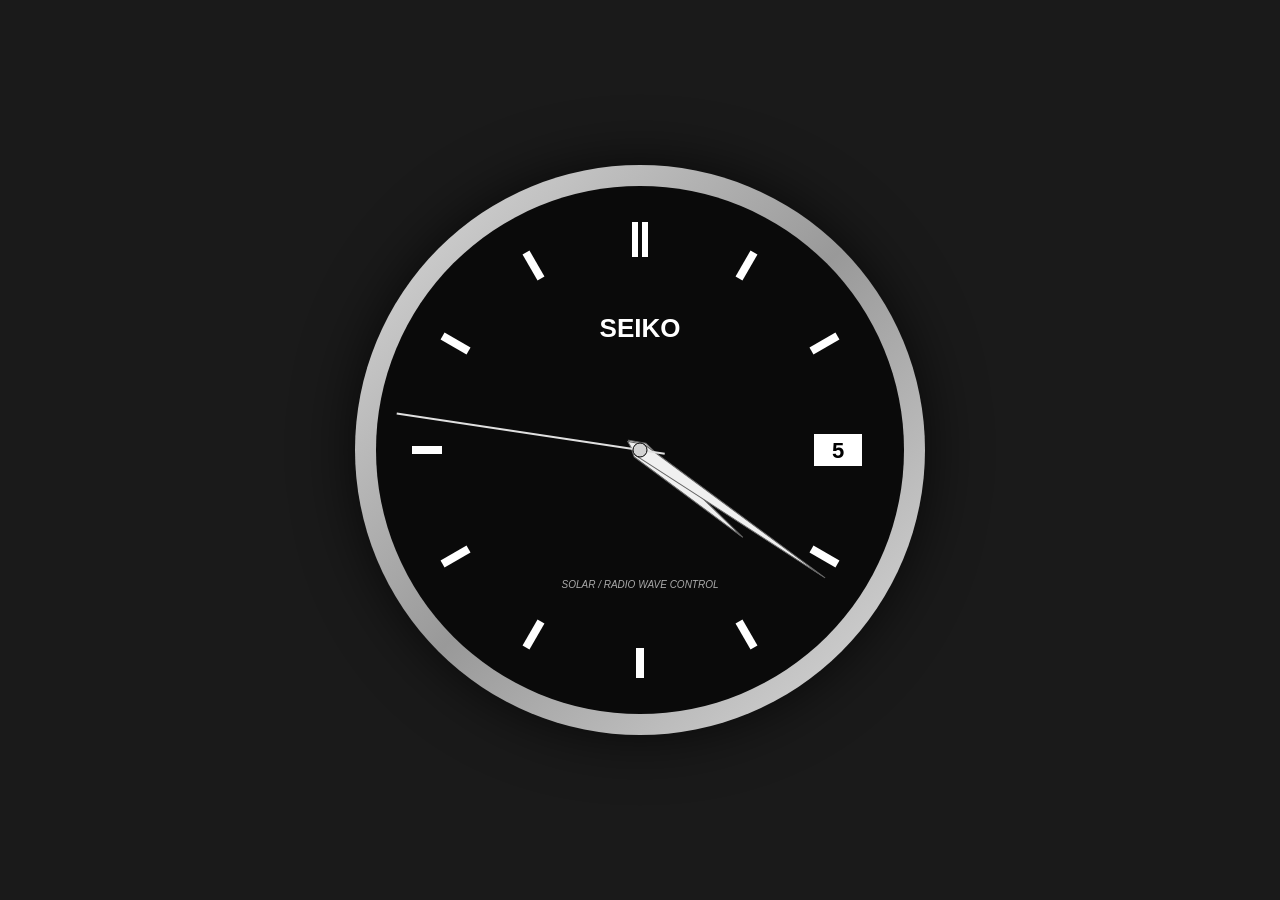
<file: seiko-sbtm217.html>
<!DOCTYPE html>
<html lang="ko">
<head>
    <meta charset="UTF-8">
    <title>Seiko SBTM217 - Precision Dauphine Hands</title>
    <style>
        body {
            background-color: #1a1a1a;
            display: flex;
            justify-content: center;
            align-items: center;
            height: 100vh;
            margin: 0;
        }
        canvas {
            filter: drop-shadow(0 0 30px rgba(0,0,0,0.7));
        }
    </style>
</head>
<body>

<canvas id="clock" width="600" height="600"></canvas>

<script>
const canvas = document.getElementById('clock');
const ctx = canvas.getContext('2d');
const radius = canvas.height / 2;
ctx.translate(radius, radius);

function drawClock() {
    const now = new Date();
    
    // 1. 다이얼 및 베젤
    drawFace(ctx, radius);
    
    // 2. 인덱스 및 수평 날짜창
    drawIndicesAndDate(ctx, radius, now);
    
    // 3. 칼침 모양 바늘 및 연속 초침
    drawHands(ctx, radius, now);

    requestAnimationFrame(drawClock);
}

function drawFace(ctx, radius) {
    ctx.clearRect(-radius, -radius, canvas.width, canvas.height);

    // 스테인리스/티타늄 케이스 효과
    const grad = ctx.createLinearGradient(-radius, -radius, radius, radius);
    grad.addColorStop(0, '#e0e0e0');
    grad.addColorStop(0.5, '#999');
    grad.addColorStop(1, '#e0e0e0');
    
    ctx.beginPath();
    ctx.arc(0, 0, radius * 0.95, 0, 2 * Math.PI);
    ctx.fillStyle = grad;
    ctx.fill();

    // 다이얼 (매트 블랙)
    ctx.beginPath();
    ctx.arc(0, 0, radius * 0.88, 0, 2 * Math.PI);
    ctx.fillStyle = '#0a0a0a';
    ctx.fill();

    // 로고 및 텍스트
    ctx.font = "bold 26px Arial";
    ctx.fillStyle = "#ffffff";
    ctx.textAlign = "center";
    ctx.fillText("SEIKO", 0, -radius * 0.4);
    
    ctx.font = "italic 10px Arial";
    ctx.fillStyle = "#aaa";
    ctx.fillText("SOLAR / RADIO WAVE CONTROL", 0, radius * 0.45);
}

function drawIndicesAndDate(ctx, radius, now) {
    // 날짜창 배경 (3시 방향 정방향 고정)
    ctx.fillStyle = "#ffffff";
    ctx.fillRect(radius * 0.58, -16, 48, 32);
    
    ctx.fillStyle = "#000000";
    ctx.font = "bold 22px Arial";
    ctx.textAlign = "center";
    ctx.textBaseline = "middle";
    ctx.fillText(now.getDate(), radius * 0.58 + 24, 2);

    // 인덱스 바 (12시는 두 줄)
    for (let i = 0; i < 12; i++) {
        if (i === 3) continue; // 날짜창 자리 비움
        
        ctx.save();
        ctx.rotate(i * Math.PI / 6);
        ctx.translate(0, -radius * 0.76);
        ctx.fillStyle = "#fff";
        
        if (i === 0) { // 12시 인덱스
            ctx.fillRect(-8, 0, 6, 35);
            ctx.fillRect(2, 0, 6, 35);
        } else {
            ctx.fillRect(-4, 0, 8, 30);
        }
        ctx.restore();
    }
}

// 칼침(Dauphine) 모양을 그리는 핵심 함수
function drawDauphineHand(ctx, pos, length, width) {
    ctx.save();
    ctx.rotate(pos);
    ctx.beginPath();
    ctx.fillStyle = "#f0f0f0";
    ctx.strokeStyle = "#666"; // 날카로운 테두리 효과
    ctx.lineWidth = 1;

    // 칼 모양 다각형: 중심축에서 뾰족하게 끝으로 모임
    ctx.moveTo(0, 15);           // 바늘 꼬리
    ctx.lineTo(-width, 0);       // 왼쪽 넓은 부분
    ctx.lineTo(0, -length);      // 뾰족한 끝점
    ctx.lineTo(width, 0);        // 오른쪽 넓은 부분
    ctx.closePath();
    
    ctx.fill();
    ctx.stroke();
    ctx.restore();
}

function drawHands(ctx, radius, now) {
    const sec = now.getSeconds() + now.getMilliseconds() / 1000;
    const min = now.getMinutes() + sec / 60;
    const hr = (now.getHours() % 12) + min / 60;

    // 시침 (짧고 넓은 칼침)
    drawDauphineHand(ctx, hr * Math.PI / 6, radius * 0.45, 9);

    // 분침 (길고 세밀한 칼침)
    drawDauphineHand(ctx, min * Math.PI / 30, radius * 0.75, 7);

    // 초침 (아주 얇은 바늘)
    ctx.save();
    ctx.rotate(sec * Math.PI / 30);
    ctx.beginPath();
    ctx.lineWidth = 2;
    ctx.strokeStyle = "#e0e0e0";
    ctx.moveTo(0, 25);
    ctx.lineTo(0, -radius * 0.82);
    ctx.stroke();
    ctx.restore();

    // 중앙 핀 (Center Cap)
    ctx.beginPath();
    ctx.arc(0, 0, 7, 0, 2 * Math.PI);
    ctx.fillStyle = "#d3d3d3";
    ctx.fill();
    ctx.stroke();
}

drawClock();
</script>

</body>
</html>
</file>
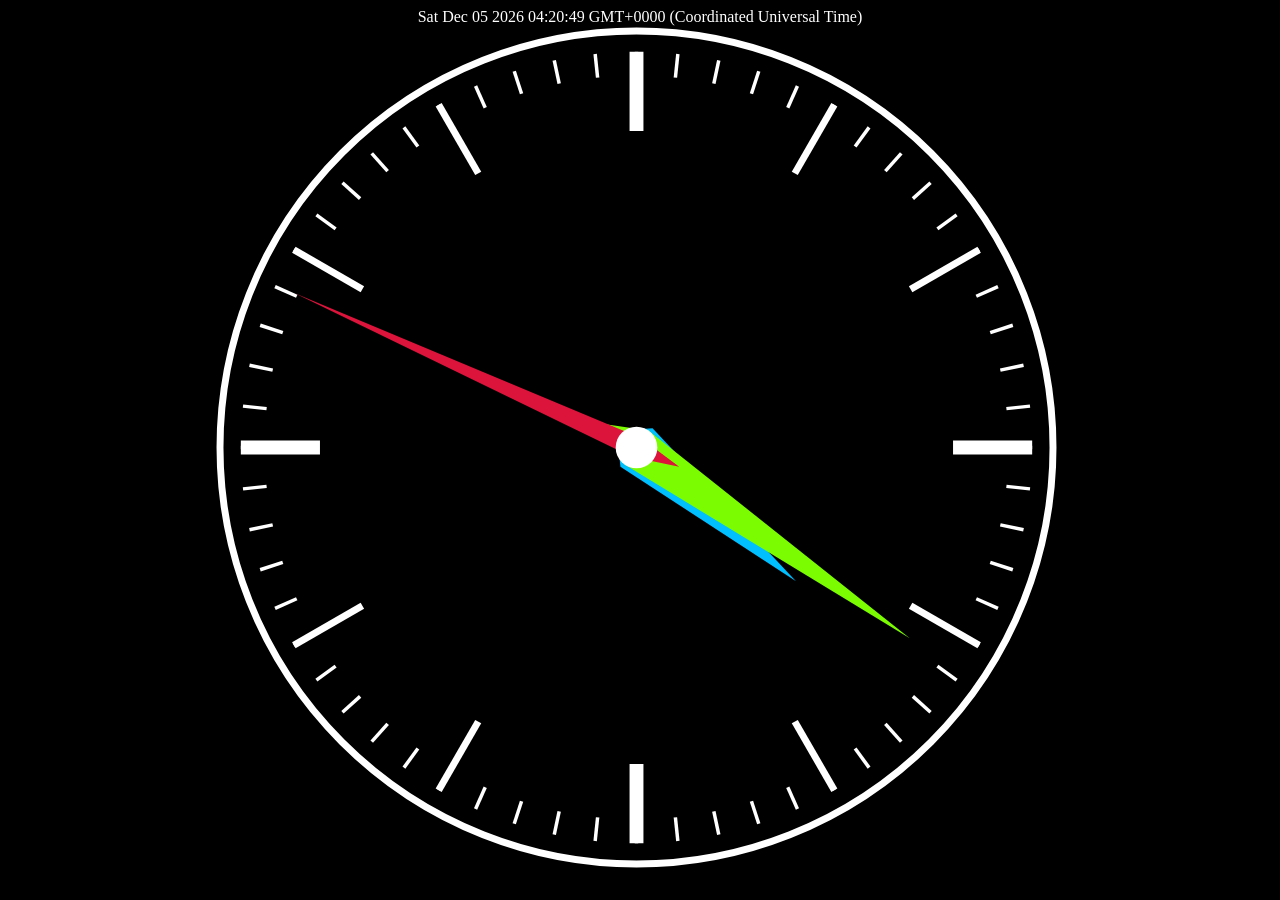
<file: SweepSecond.html>
<!DOCTYPE html>
<!--
SweepSecond

# License

Copyright 2013-2020 KIM Taegyoon

Licensed under the Apache License, Version 2.0 (the "License"); you may not use this file except in compliance with the License. You may obtain a copy of the License at

http://www.apache.org/licenses/LICENSE-2.0

Unless required by applicable law or agreed to in writing, software distributed under the License is distributed on an "AS IS" BASIS, WITHOUT WARRANTIES OR CONDITIONS OF ANY KIND, either express or implied. See the License for the specific language governing permissions and limitations under the License.
-->
<html>
<head>
    <meta charset="utf-8">
    <title>SweepSecond</title>
</head>  
<body style="background-color:black" onload="init()">
<div id="label1" style="color:white; text-align:center"></div>
<center><canvas id="canvas"></canvas></center>
<script type="text/javascript">
    $=function(a) {return document.getElementById(a)};
    var canvas=$("canvas");
    var ctx = canvas.getContext("2d");  
    
    function Point(X, Y) {
      this.X=X;
      this.Y=Y;
    }
    
    function toRadians(ratio) {
      return -ratio * Math.PI * 2.0 + Math.PI;
    }
    
    function drawHand(ctx, center, radius, radians, sideWeight) {
        var pTo = new Point(
            (center.X + radius * Math.sin(radians)),
            (center.Y + radius * Math.cos(radians)));
        var pFrom = new Point(
            (center.X + radius / 8.0 * Math.sin(radians - Math.PI)),
            (center.Y + radius / 8.0 * Math.cos(radians - Math.PI)));
        var pSide1 = new Point(
            (center.X + radius / 20.0 * sideWeight * Math.sin(radians - Math.PI / 2.0)),
            (center.Y + radius / 20.0 * sideWeight * Math.cos(radians - Math.PI / 2.0)));
        var pSide2 = new Point(
            (center.X + radius / 20.0 * sideWeight * Math.sin(radians + Math.PI / 2.0)),
            (center.Y + radius / 20.0 * sideWeight * Math.cos(radians + Math.PI / 2.0)));
    
        ctx.beginPath();
        ctx.moveTo(pFrom.X, pFrom.Y);
        ctx.lineTo(pSide1.X, pSide1.Y);
        ctx.lineTo(pTo.X, pTo.Y);
        ctx.lineTo(pSide2.X, pSide2.Y);
        ctx.fill();
    }
    
    function drawTick(ctx, center, radius, length, radians) {
        var pTo = new Point(
            (center.X + radius * Math.sin(radians)),
            (center.Y + radius * Math.cos(radians)));
        var pFrom = new Point(
            (center.X + radius * (1.0 - length) * Math.sin(radians)),
            (center.Y + radius * (1.0 - length) * Math.cos(radians)));
    
        ctx.beginPath();
        ctx.moveTo(pFrom.X, pFrom.Y);
        ctx.lineTo(pTo.X, pTo.Y);    
        ctx.stroke();
    }
    
    function refresh() {
      var now = new Date();
      var hour = now.getHours();
      var minute = now.getMinutes();
      var second = now.getSeconds() + now.getMilliseconds() / 1000.0;
    
      $("label1").innerHTML = now.toString();
      //label1.Text = now.ToString("yyyy-MM-dd ddd\nHH:mm:ss.fff");
    
      var size = Math.min(window.innerWidth, window.innerHeight) - 50;
      canvas.width = size;
      canvas.height = size;
      ctx.translate(5,5);
      ctx.scale(0.98,0.98);
      
      var r = size / 2;  
      var center = new Point(r, r);
    
      var radSec = toRadians(second / 60.0);
      var radMin = toRadians((minute + second / 60.0) / 60.0);
      var radHour = toRadians(((hour % 12) + minute / 60.0) / 12.0);
      
      ctx.fillStyle = "Black";
      ctx.fillRect(0,0,size,size);
    
      // minute ticks
      ctx.strokeStyle = "White";  
      ctx.lineWidth = r / 120;
      for (var rad = 0.0; rad < Math.PI * 2.0; rad += Math.PI * 2.0 / 60.0) {
          drawTick(ctx, center, r * 0.95, 0.06, rad);
      }
    
      // hour ticks
      ctx.lineWidth = r / 60;
      var rad = 0;
      for (var h = 0; h < 12; h++) {      
          ctx.lineWidth = (h % 3 == 0 ? r / 30 : r / 60);
          drawTick(ctx, center, r * 0.95, 0.2, rad);
          rad += Math.PI * 2.0 / 12.0
      }
    
      // rim  
      ctx.lineWidth = r/60;
      ctx.beginPath();  
      ctx.arc(r,r,r,0,Math.PI*2,false);
      ctx.stroke();
    
      // hands
      ctx.fillStyle = "DeepSkyBlue";
      drawHand(ctx, center, r * 0.5, radHour, 1.2 / 0.5);
      ctx.fillStyle = "LawnGreen";
      drawHand(ctx, center, r * 0.8, radMin, 1.0 / 0.8);
      ctx.fillStyle = "Crimson";
      drawHand(ctx, center, r * 0.9, radSec, 0.5 / 0.9);
    
      // center
      var r2 = (r / 20.0);
      ctx.fillStyle = "White";
      ctx.beginPath();
      ctx.arc(r,r,r2,0,Math.PI*2,false);
      ctx.fill();
      requestAnimationFrame(refresh);
    }
    
    function init() {
      refresh();
    //  setInterval(refresh, 33);
    }
</script>
</body>
</html>
</file>
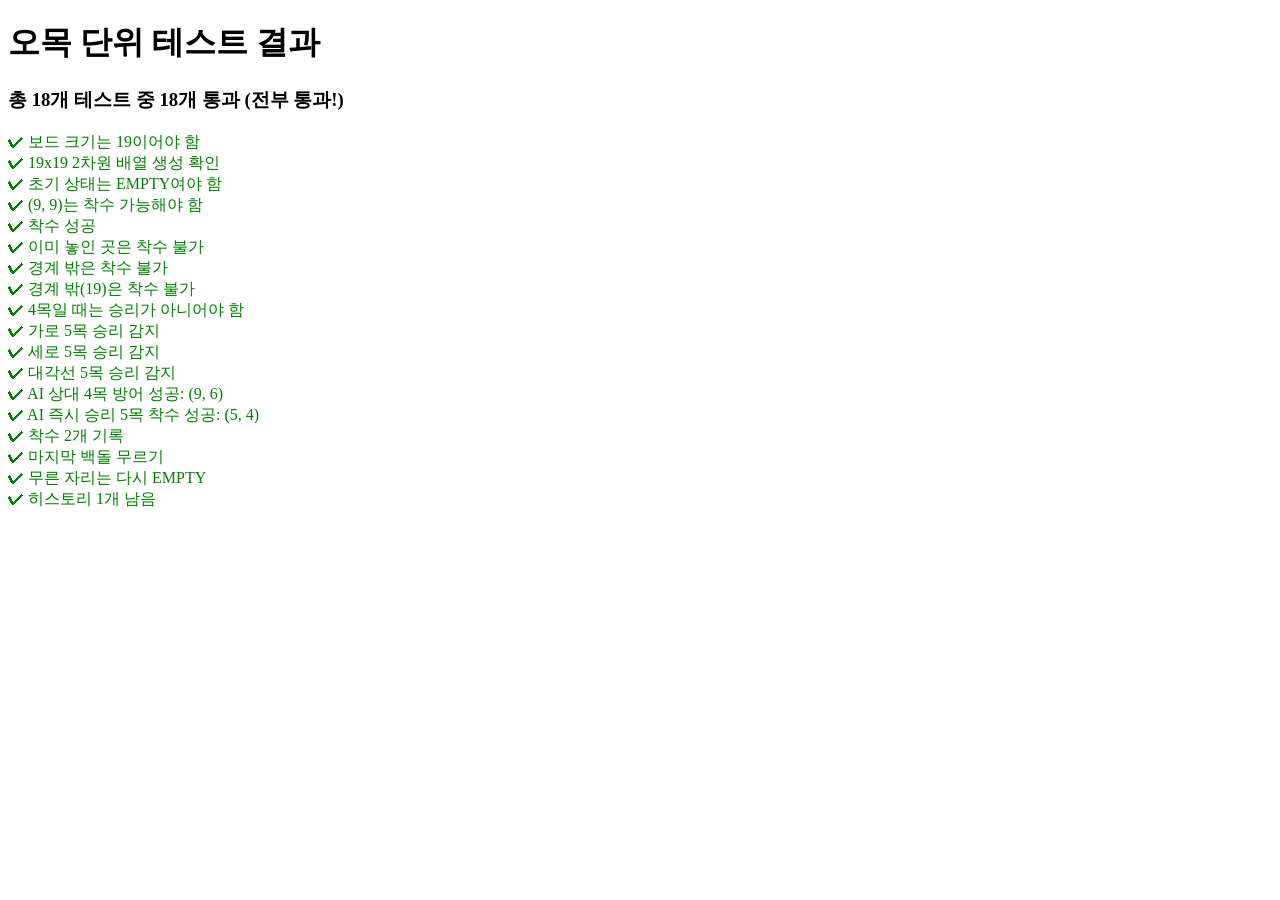
<file: omok/test_runner.html>
<!DOCTYPE html>
<html lang="ko">
<head>
  <meta charset="UTF-8">
  <title>Omok Unit Tests</title>
  <script src="js/board.js"></script>
  <script src="js/ai.js"></script>
</head>
<body>
  <h1>오목 단위 테스트 결과</h1>
  <div id="results"></div>

  <script>
    const results = [];
    function assert(condition, message) {
      if (!condition) {
        console.error('FAIL:', message);
        results.push({ pass: false, message });
      } else {
        console.log('PASS:', message);
        results.push({ pass: true, message });
      }
    }

    const { BOARD_SIZE, EMPTY, BLACK, WHITE } = window.OmokConstants;
    const OmokBoard = window.OmokBoard;
    const OmokAI = window.OmokAI;

    // Test 1: 기본 보드 초기화
    {
      const b = new OmokBoard();
      assert(b.size === 19, '보드 크기는 19이어야 함');
      assert(b.grid.length === 19 && b.grid[0].length === 19, '19x19 2차원 배열 생성 확인');
      assert(b.grid[9][9] === EMPTY, '초기 상태는 EMPTY여야 함');
    }

    // Test 2: 착수 및 유효성
    {
      const b = new OmokBoard();
      assert(b.isValidMove(9, 9) === true, '(9, 9)는 착수 가능해야 함');
      assert(b.placeStone(9, 9, BLACK) === true, '착수 성공');
      assert(b.isValidMove(9, 9) === false, '이미 놓인 곳은 착수 불가');
      assert(b.isValidMove(-1, 0) === false, '경계 밖은 착수 불가');
      assert(b.isValidMove(19, 19) === false, '경계 밖(19)은 착수 불가');
    }

    // Test 3: 가로 5목 승리 판정
    {
      const b = new OmokBoard();
      b.placeStone(9, 5, BLACK);
      b.placeStone(9, 6, BLACK);
      b.placeStone(9, 7, BLACK);
      b.placeStone(9, 8, BLACK);
      assert(b.winningLine === null, '4목일 때는 승리가 아니어야 함');
      b.placeStone(9, 9, BLACK);
      assert(b.winningLine !== null && b.winningLine.length >= 5, '가로 5목 승리 감지');
    }

    // Test 4: 세로 5목 승리 판정
    {
      const b = new OmokBoard();
      for (let r = 5; r <= 9; r++) {
        b.placeStone(r, 9, WHITE);
      }
      assert(b.winningLine !== null && b.winningLine.length >= 5, '세로 5목 승리 감지');
    }

    // Test 5: 대각선 5목 승리 판정
    {
      const b = new OmokBoard();
      for (let i = 0; i < 5; i++) {
        b.placeStone(5 + i, 5 + i, BLACK);
      }
      assert(b.winningLine !== null && b.winningLine.length >= 5, '대각선 5목 승리 감지');
    }

    // Test 6: AI 수비 테스트 (상대 4목 차단)
    {
      const b = new OmokBoard();
      const ai = new OmokAI('hard');
      // 플레이어가 가로 4목 생성: (9, 7), (9, 8), (9, 9), (9, 10)
      b.placeStone(9, 7, BLACK);
      b.placeStone(9, 8, BLACK);
      b.placeStone(9, 9, BLACK);
      b.placeStone(9, 10, BLACK);

      const aiMove = ai.findBestMove(b, WHITE);
      // AI는 반드시 양 끝 (9, 6) 또는 (9, 11) 중 하나를 막아야 함
      const blocked = (aiMove.r === 9 && (aiMove.c === 6 || aiMove.c === 11));
      assert(blocked, `AI 상대 4목 방어 성공: (${aiMove.r}, ${aiMove.c})`);
    }

    // Test 7: AI 공격 테스트 (AI 즉시 5목 완성)
    {
      const b = new OmokBoard();
      const ai = new OmokAI('hard');
      // AI의 4목: (5, 5), (5, 6), (5, 7), (5, 8)
      b.placeStone(5, 5, WHITE);
      b.placeStone(5, 6, WHITE);
      b.placeStone(5, 7, WHITE);
      b.placeStone(5, 8, WHITE);
      // 플레이어의 다른 돌
      b.placeStone(10, 10, BLACK);

      const aiMove = ai.findBestMove(b, WHITE);
      const won = (aiMove.r === 5 && (aiMove.c === 4 || aiMove.c === 9));
      assert(won, `AI 즉시 승리 5목 착수 성공: (${aiMove.r}, ${aiMove.c})`);
    }

    // Test 8: 무르기 (Undo) 테스트
    {
      const b = new OmokBoard();
      b.placeStone(9, 9, BLACK);
      b.placeStone(9, 10, WHITE);
      assert(b.history.length === 2, '착수 2개 기록');
      const undone = b.undo();
      assert(undone.r === 9 && undone.c === 10, '마지막 백돌 무르기');
      assert(b.grid[9][10] === EMPTY, '무른 자리는 다시 EMPTY');
      assert(b.history.length === 1, '히스토리 1개 남음');
    }

    window.__testResults = results;
    const resDiv = document.getElementById('results');
    const allPassed = results.every(r => r.pass);
    resDiv.innerHTML = `<h3>총 ${results.length}개 테스트 중 ${results.filter(r => r.pass).length}개 통과 (${allPassed ? '전부 통과!' : '일부 실패'})</h3>` +
      results.map(r => `<div style="color: ${r.pass ? 'green' : 'red'};">${r.pass ? '✔' : '✖'} ${r.message}</div>`).join('');
  </script>
</body>
</html>
</file>
<file: omok/style.css>
/* ==========================================================================
   19x19 오목 (Omok) 스타일시트
   ========================================================================== */

:root {
  --bg-color: #121316;
  --panel-bg: #1c1e24;
  --panel-border: #2e323d;
  --text-main: #f0f2f5;
  --text-muted: #8c93a0;
  --accent-gold: #d4a359;
  --accent-blue: #3b82f6;
  --accent-green: #10b981;
  --accent-red: #ef4444;
  --btn-bg: #272a34;
  --btn-hover: #353946;
  --font-family: -apple-system, BlinkMacSystemFont, "Pretendard", "Noto Sans KR", "Segoe UI", Roboto, sans-serif;
}

* {
  box-sizing: border-box;
  margin: 0;
  padding: 0;
}

body {
  background-color: var(--bg-color);
  color: var(--text-main);
  font-family: var(--font-family);
  min-height: 100vh;
  display: flex;
  flex-direction: column;
  align-items: center;
  padding: 24px 16px;
  user-select: none;
}

/* 헤더 */
header {
  text-align: center;
  margin-bottom: 24px;
}

header h1 {
  font-size: 2rem;
  font-weight: 700;
  letter-spacing: -0.5px;
  background: linear-gradient(135deg, #f5d796 0%, #d4a359 50%, #b88636 100%);
  -webkit-background-clip: text;
  -webkit-text-fill-color: transparent;
  display: inline-block;
  margin-bottom: 6px;
}

header p {
  color: var(--text-muted);
  font-size: 0.95rem;
}

/* 메인 레이아웃 */
.main-container {
  display: flex;
  flex-direction: row;
  justify-content: center;
  align-items: flex-start;
  gap: 28px;
  max-width: 1050px;
  width: 100%;
}

/* 바둑판 영역 */
.board-wrapper {
  position: relative;
  display: flex;
  flex-direction: column;
  align-items: center;
  background: #18191f;
  padding: 16px;
  border-radius: 16px;
  border: 1px solid var(--panel-border);
  box-shadow: 0 16px 36px rgba(0, 0, 0, 0.4);
}

.canvas-container {
  position: relative;
  width: 580px;
  height: 580px;
  border-radius: 8px;
  overflow: hidden;
  box-shadow: 0 8px 24px rgba(0, 0, 0, 0.35);
}

#omok-canvas {
  width: 100%;
  height: 100%;
  border-radius: 8px;
  cursor: grab;
  touch-action: none;
  display: block;
}

#omok-canvas:active {
  cursor: grabbing;
}

/* 뷰포트 플로팅 제어 툴바 */
.board-overlay-controls {
  position: absolute;
  top: 12px;
  right: 12px;
  display: flex;
  align-items: center;
  gap: 6px;
  background: rgba(20, 22, 28, 0.75);
  backdrop-filter: blur(8px);
  -webkit-backdrop-filter: blur(8px);
  padding: 5px 8px;
  border-radius: 20px;
  border: 1px solid rgba(255, 255, 255, 0.12);
  box-shadow: 0 4px 12px rgba(0, 0, 0, 0.3);
  z-index: 10;
  user-select: none;
}

.overlay-btn {
  display: inline-flex;
  align-items: center;
  gap: 4px;
  background: transparent;
  border: 1px solid transparent;
  color: #cdd3de;
  font-size: 0.78rem;
  font-weight: 500;
  padding: 4px 8px;
  border-radius: 12px;
  cursor: pointer;
  transition: all 0.15s ease;
}

.overlay-btn:hover {
  background: rgba(255, 255, 255, 0.1);
  color: #ffffff;
}

.overlay-btn.active {
  background: rgba(212, 163, 89, 0.22);
  color: #f5d796;
  border-color: rgba(212, 163, 89, 0.4);
  font-weight: 600;
}

.overlay-btn .icon {
  font-size: 0.85rem;
}

.zoom-btn-group {
  display: flex;
  gap: 2px;
  border-left: 1px solid rgba(255, 255, 255, 0.15);
  padding-left: 4px;
  margin-left: 2px;
}

.overlay-btn.mini {
  padding: 2px 7px;
  font-size: 0.95rem;
  font-weight: bold;
  line-height: 1.2;
}

/* 결과 알림 배너 */
.result-banner {
  display: none;
  width: 100%;
  margin-top: 14px;
  padding: 12px 16px;
  border-radius: 10px;
  font-size: 1rem;
  font-weight: 600;
  text-align: center;
  animation: fadeIn 0.3s ease-in-out;
}

.result-banner.show {
  display: block;
}

.result-banner.win {
  background: rgba(16, 185, 129, 0.15);
  color: #34d399;
  border: 1px solid rgba(16, 185, 129, 0.4);
}

.result-banner.loss {
  background: rgba(239, 68, 68, 0.15);
  color: #f87171;
  border: 1px solid rgba(239, 68, 68, 0.4);
}

.result-banner.draw {
  background: rgba(212, 163, 89, 0.15);
  color: #f5d796;
  border: 1px solid rgba(212, 163, 89, 0.4);
}

/* 사이드 패널 */
.side-panel {
  display: flex;
  flex-direction: column;
  gap: 18px;
  width: 320px;
  flex-shrink: 0;
}

.card {
  background-color: var(--panel-bg);
  border: 1px solid var(--panel-border);
  border-radius: 14px;
  padding: 20px;
  box-shadow: 0 8px 20px rgba(0, 0, 0, 0.2);
}

.card-title {
  font-size: 0.95rem;
  font-weight: 600;
  text-transform: uppercase;
  letter-spacing: 0.5px;
  color: var(--text-muted);
  margin-bottom: 14px;
  display: flex;
  justify-content: space-between;
  align-items: center;
}

/* 상태 카드 */
.turn-indicator {
  display: flex;
  align-items: center;
  justify-content: space-between;
  margin-bottom: 10px;
}

.badge {
  padding: 5px 12px;
  border-radius: 20px;
  font-size: 0.85rem;
  font-weight: 600;
}

.badge-player {
  background-color: rgba(59, 130, 246, 0.18);
  color: #60a5fa;
  border: 1px solid rgba(59, 130, 246, 0.3);
}

.badge-ai {
  background-color: rgba(239, 68, 68, 0.18);
  color: #f87171;
  border: 1px solid rgba(239, 68, 68, 0.3);
  animation: pulse 1.5s infinite;
}

.badge-ended {
  background-color: rgba(140, 147, 160, 0.2);
  color: var(--text-muted);
}

.status-message {
  font-size: 0.95rem;
  line-height: 1.5;
  color: var(--text-main);
  min-height: 44px;
}

.move-count-text {
  font-size: 0.85rem;
  color: var(--text-muted);
  text-align: right;
  margin-top: 6px;
}

/* 설정 폼 */
.control-group {
  margin-bottom: 14px;
}

.control-group:last-child {
  margin-bottom: 0;
}

.control-group label {
  display: block;
  font-size: 0.88rem;
  color: var(--text-muted);
  margin-bottom: 8px;
}

select {
  width: 100%;
  background: var(--btn-bg);
  color: var(--text-main);
  border: 1px solid var(--panel-border);
  border-radius: 8px;
  padding: 9px 12px;
  font-size: 0.95rem;
  outline: none;
  cursor: pointer;
  transition: border-color 0.2s;
}

select:focus {
  border-color: var(--accent-gold);
}

/* 라디오 세그먼트 (흑돌 / 백돌) */
.radio-segments {
  display: flex;
  background: var(--btn-bg);
  border: 1px solid var(--panel-border);
  border-radius: 8px;
  overflow: hidden;
  padding: 3px;
  gap: 3px;
}

.radio-segments label {
  flex: 1;
  text-align: center;
  padding: 8px 10px;
  font-size: 0.88rem;
  cursor: pointer;
  border-radius: 6px;
  margin-bottom: 0;
  transition: all 0.2s;
  color: var(--text-muted);
}

.radio-segments input[type="radio"] {
  display: none;
}

.radio-segments input[type="radio"]:checked + span {
  color: #fff;
  font-weight: 600;
}

.radio-segments label:has(input:checked) {
  background-color: #383c48;
  color: var(--text-main);
  box-shadow: 0 2px 6px rgba(0, 0, 0, 0.2);
}

/* 버튼 액션들 */
.action-buttons {
  display: flex;
  flex-direction: column;
  gap: 10px;
}

.btn {
  display: flex;
  align-items: center;
  justify-content: center;
  gap: 8px;
  width: 100%;
  padding: 11px 16px;
  border: none;
  border-radius: 9px;
  font-size: 0.95rem;
  font-weight: 600;
  cursor: pointer;
  transition: all 0.2s ease;
  font-family: inherit;
}

.btn-primary {
  background: linear-gradient(135deg, #d4a359 0%, #b88636 100%);
  color: #1a1205;
}

.btn-primary:hover {
  filter: brightness(1.1);
  transform: translateY(-1px);
}

.btn-secondary {
  background-color: var(--btn-bg);
  color: var(--text-main);
  border: 1px solid var(--panel-border);
}

.btn-secondary:hover:not(:disabled) {
  background-color: var(--btn-hover);
}

.btn:disabled {
  opacity: 0.45;
  cursor: not-allowed;
  transform: none;
}

/* 전적 통계 */
.stats-grid {
  display: grid;
  grid-template-columns: repeat(3, 1fr);
  gap: 8px;
  text-align: center;
}

.stat-item {
  background: var(--btn-bg);
  border-radius: 8px;
  padding: 10px 4px;
}

.stat-label {
  font-size: 0.8rem;
  color: var(--text-muted);
  margin-bottom: 4px;
}

.stat-value {
  font-size: 1.3rem;
  font-weight: 700;
}

.stat-value.win { color: var(--accent-green); }
.stat-value.loss { color: var(--accent-red); }
.stat-value.draw { color: var(--accent-gold); }

.stat-reset-btn {
  background: none;
  border: none;
  color: var(--text-muted);
  font-size: 0.8rem;
  cursor: pointer;
  padding: 4px 6px;
  border-radius: 4px;
}

.stat-reset-btn:hover {
  color: var(--accent-red);
}

/* 애니메이션 */
@keyframes fadeIn {
  from { opacity: 0; transform: translateY(-4px); }
  to { opacity: 1; transform: translateY(0); }
}

@keyframes pulse {
  0%, 100% { opacity: 1; }
  50% { opacity: 0.6; }
}

/* 모바일 & 반응형 미디어 쿼리 */
@media (max-width: 960px) {
  .main-container {
    flex-direction: column;
    align-items: center;
  }

  .board-wrapper {
    width: 100%;
    max-width: 580px;
  }

  .canvas-container {
    width: 100%;
    height: auto;
    aspect-ratio: 1 / 1;
  }

  #omok-canvas {
    width: 100%;
    height: 100%;
  }

  .side-panel {
    width: 100%;
    max-width: 580px;
  }
}
</file>
